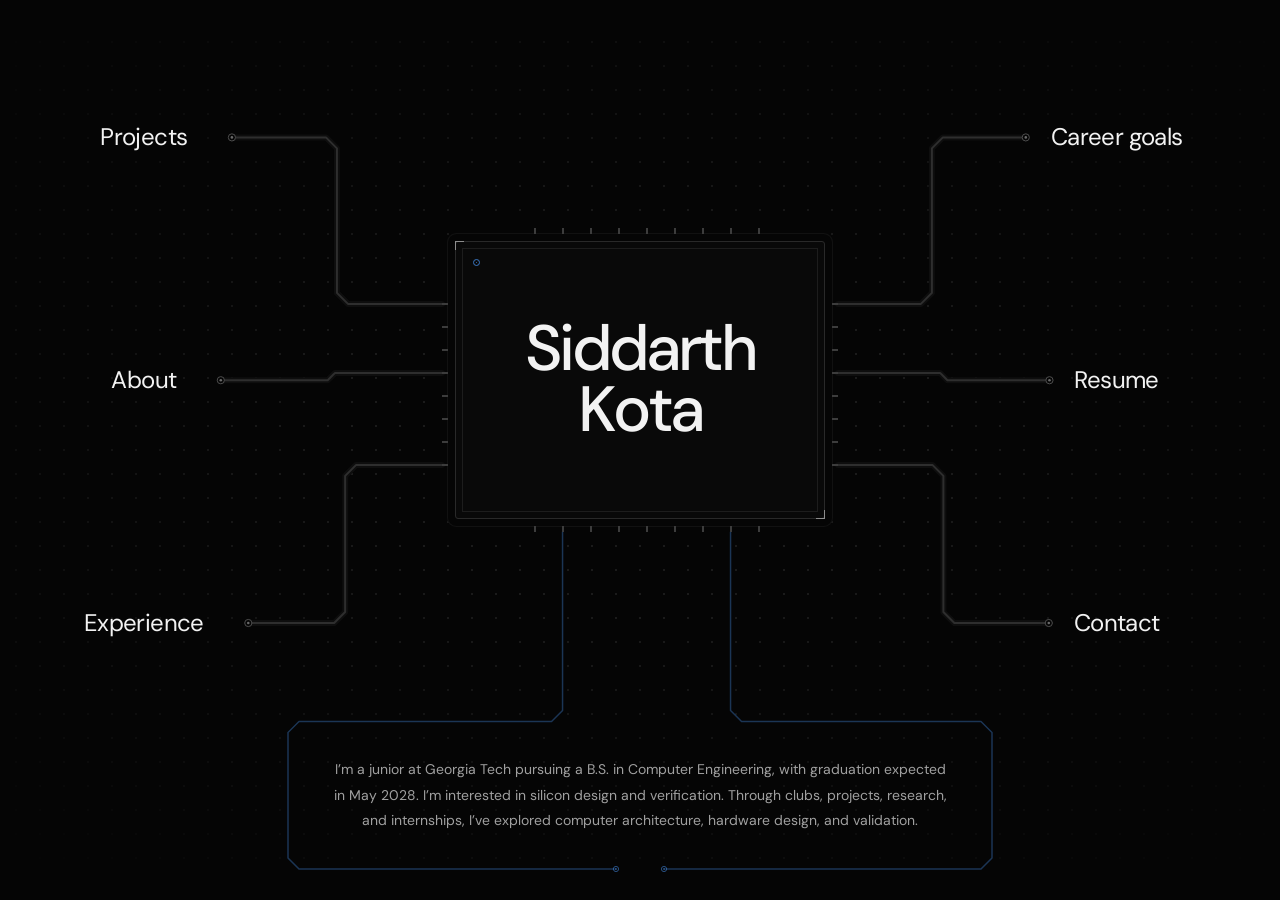
<file: index.html>
<!doctype html>
<html lang="en">
  <head>
    <meta charset="utf-8">
    <meta name="viewport" content="width=device-width, initial-scale=1">
    <meta name="theme-color" content="#050505">
    <script>(function(d){if(window.matchMedia&&matchMedia('(prefers-reduced-motion: reduce)').matches)return;d.classList.add('motion');d.classList.add('intro-pending');setTimeout(function(){if(!d.classList.contains('motion-ready'))d.classList.remove('motion','intro-pending')},2500)})(document.documentElement)</script>
    <title>Computer engineering — Siddarth Kota</title>
    <meta name="description" content="Siddarth Kota, Georgia Tech computer engineering student. RTL design, verification, processors, and AI accelerators.">
    <link rel="icon" href="assets/favicon.svg" type="image/svg+xml">
    <link rel="stylesheet" href="style.css?v=12">
    <script src="app.js?v=12" defer>
    </script>
  </head>
  <body class="home">
    <a class="skip-link" href="#chip-menu">Skip to navigation</a>
    <main class="home-layout" id="home-board">
      <svg id="routing-layer" aria-hidden="true" focusable="false">
        <defs>
          <mask id="trace-clearance" maskUnits="userSpaceOnUse" maskContentUnits="userSpaceOnUse">
            <rect id="trace-mask-base" fill="white"/>
            <g id="trace-cutouts" fill="black"></g>
          </mask>
        </defs>
        <g id="intro-traces" mask="url(#trace-clearance)"></g>
        <g id="route-lines">
        </g>
        <g id="ambient-signals">
        </g>
        <g id="active-signal">
        </g>
      </svg>
      <div class="chip-stage" id="chip-stage">
        <div class="chip-core" id="chip-core">
          <span class="pin-bank pins-top" aria-hidden="true">
          </span>
          <span class="pin-bank pins-bottom" aria-hidden="true">
          </span>
          <span class="pin-bank pins-left" aria-hidden="true">
          </span>
          <span class="pin-bank pins-right" aria-hidden="true">
          </span>
          <span class="pin-one" aria-hidden="true"></span>
          <h1>Siddarth<br>Kota</h1>
        </div>
        <nav id="chip-menu" class="chip-menu" aria-label="Explore my portfolio">
          <a class="port port-work" data-route="work" href="work.html">
            <strong>Projects<span class="port-arrow" aria-hidden="true">↗</span>
            </strong>
          </a>
          <a class="port port-about" data-route="about" href="about.html">
            <strong>About<span class="port-arrow" aria-hidden="true">↗</span>
            </strong>
          </a>
          <a class="port port-experience" data-route="experience" href="experience.html">
            <strong>Experience<span class="port-arrow" aria-hidden="true">↗</span>
            </strong>
          </a>
          <a class="port port-roadmap" data-route="roadmap" href="roadmap.html">
            <strong>Career goals<span class="port-arrow" aria-hidden="true">↗</span>
            </strong>
          </a>
          <a class="port port-resume" data-route="resume" href="resume.html">
            <strong>Resume<span class="port-arrow" aria-hidden="true">↗</span>
            </strong>
          </a>
          <a class="port port-contact" data-route="contact" href="contact.html">
            <strong>Contact<span class="port-arrow" aria-hidden="true">↗</span>
            </strong>
          </a>
        </nav>
        <p id="route-status" class="sr-only" role="status" aria-live="polite">
        </p>
      </div>
      <header class="home-intro" id="home-intro" aria-label="Quick introduction">
        <!-- Edit the paragraph below to update your quick introduction. -->
        <p id="personal-bio">I’m a junior at Georgia Tech pursuing a B.S. in Computer Engineering, with graduation expected in May 2028. I’m interested in silicon design and verification. Through clubs, projects, research, and internships, I’ve explored computer architecture, hardware design, and validation.</p>
      </header>
    </main>
  </body>
</html>
</file>
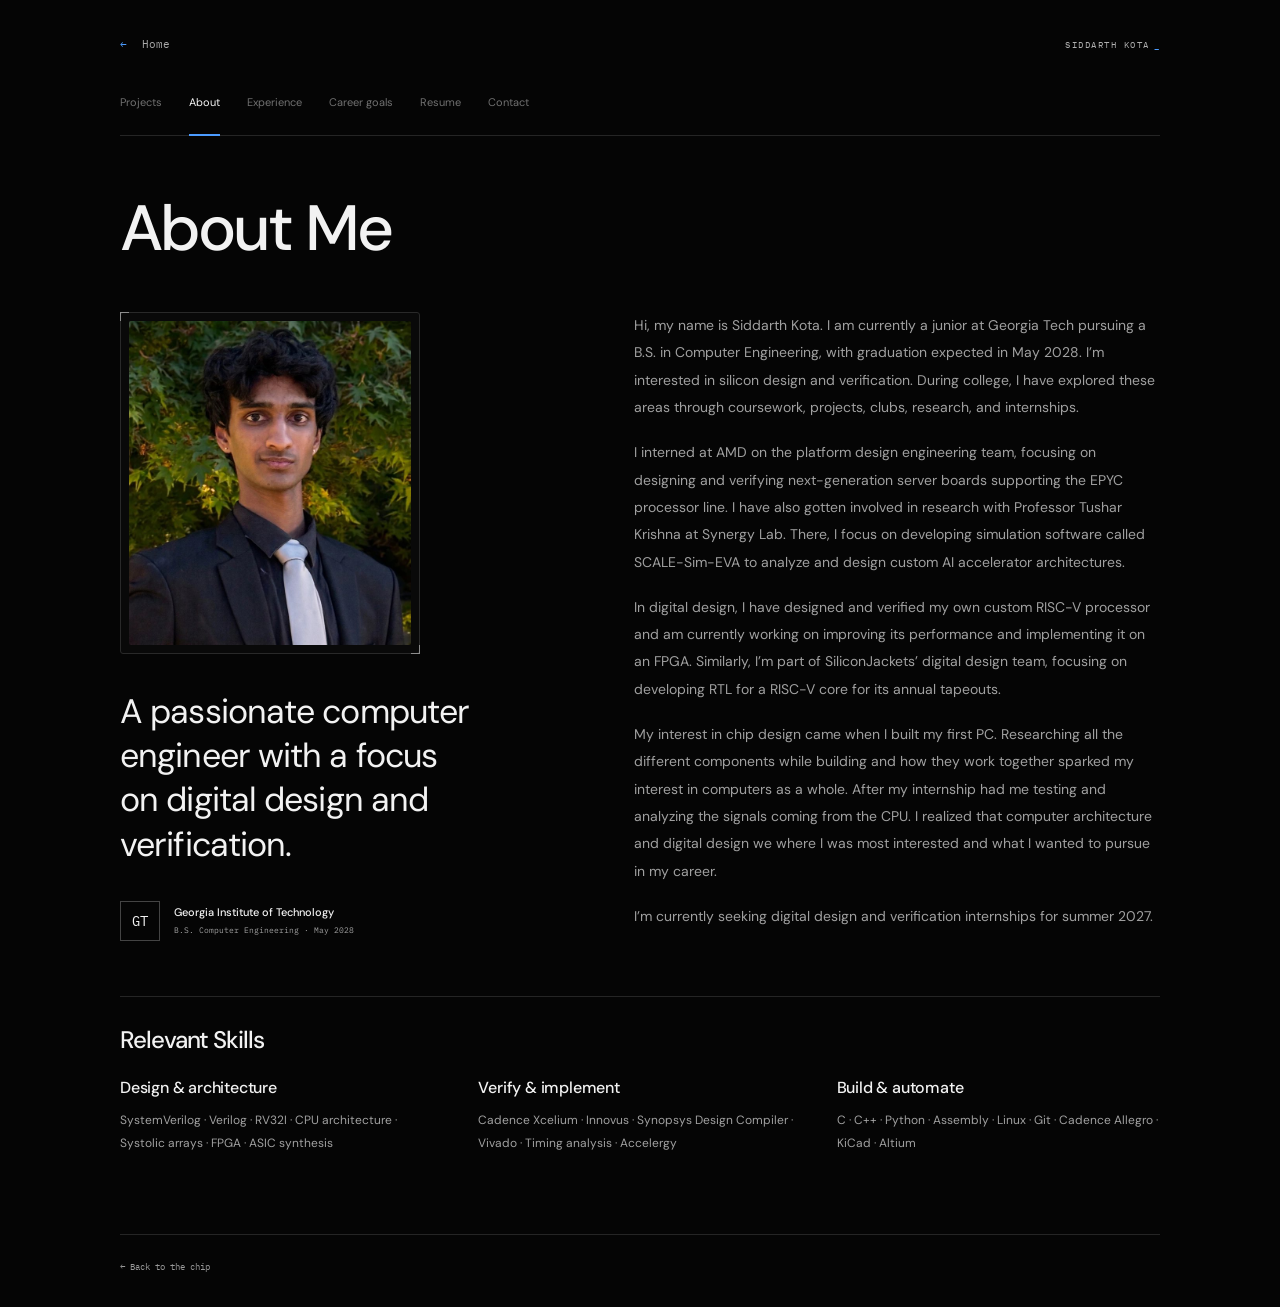
<file: about.html>
<!doctype html>
<html lang="en">
  <head>
    <meta charset="utf-8">
    <meta name="viewport" content="width=device-width, initial-scale=1">
    <meta name="theme-color" content="#050505">
    <script>(function(d){if(window.matchMedia&&matchMedia('(prefers-reduced-motion: reduce)').matches)return;d.classList.add('motion');setTimeout(function(){if(!d.classList.contains('motion-ready'))d.classList.remove('motion','intro-pending')},2500)})(document.documentElement)</script>
    <title>About me — Siddarth Kota</title>
    <meta name="description" content="Siddarth Kota, Georgia Tech computer engineering student. RTL design, verification, processors, and AI accelerators.">
    <link rel="icon" href="assets/favicon.svg" type="image/svg+xml">
    <link rel="stylesheet" href="style.css?v=12">
    <script src="app.js?v=12" defer>
    </script>
  </head>
  <body class="detail-page">
    <a class="skip-link" href="#content">Skip to content</a>
    <header class="detail-header">
      <a class="back-home" href="index.html">
        <span aria-hidden="true">←</span> Home</a>
      <a class="small-name" href="index.html">SIDDARTH KOTA<span aria-hidden="true">_</span>
      </a>
    </header>
    <nav class="detail-nav" aria-label="Portfolio sections">
      <a href="work.html">Projects</a>
      <a href="about.html" aria-current="page">About</a>
      <a href="experience.html">Experience</a>
      <a href="roadmap.html">Career goals</a>
      <a href="resume.html">Resume</a>
      <a href="contact.html">Contact</a>
    </nav>
    <main id="content" class="content-shell">
      <section class="section about-section" id="about" aria-labelledby="about-title">
        <div class="section-heading">
          <div>
            <h1 id="about-title">About Me</h1>
          </div>
        </div>
        <div class="about-grid">
          <div class="about-statement">
            <figure class="portrait">
              <img src="assets/portrait.jpg" width="720" height="827" decoding="async" alt="Portrait of Siddarth Kota in a black suit and silver tie.">
            </figure>
            <p>A passionate computer engineer with a focus on digital design and verification.</p>
            <div class="education-note">
              <span class="mini-chip" aria-hidden="true">GT</span>
              <div>
                <strong>Georgia Institute of Technology</strong>
                <span>B.S. Computer Engineering · May 2028</span>
              </div>
            </div>
          </div>
          <div class="about-copy">
            <p>Hi, my name is Siddarth Kota. I am currently a junior at Georgia Tech pursuing a B.S. in Computer Engineering, with graduation expected in May 2028. I’m interested in silicon design and verification. During college, I have explored these areas through coursework, projects, clubs, research, and internships.</p>
            <p>I interned at AMD on the platform design engineering team, focusing on designing and verifying next-generation server boards supporting the EPYC processor line. I have also gotten involved in research with Professor Tushar Krishna at Synergy Lab. There, I focus on developing simulation software called SCALE-Sim-EVA to analyze and design custom AI accelerator architectures.</p>
            <p>In digital design, I have designed and verified my own custom RISC-V processor and am currently working on improving its performance and implementing it on an FPGA. Similarly, I’m part of SiliconJackets’ digital design team, focusing on developing RTL for a RISC-V core for its annual tapeouts.</p>
            <p>My interest in chip design came when I built my first PC. Researching all the different components while building and how they work together sparked my interest in computers as a whole. After my internship had me testing and analyzing the signals coming from the CPU. I realized that computer architecture and digital design we where I was most interested and what I wanted to pursue in my career.</p>
            <p>I’m currently seeking digital design and verification internships for summer 2027.</p>
          </div>
        </div>
        <div class="skills-row">
          <h2 class="skills-heading">Relevant Skills</h2>
          <div class="skill-groups">
            <div>
              <h3>Design & architecture</h3>
              <p>SystemVerilog · Verilog · RV32I · CPU architecture · Systolic arrays · FPGA · ASIC synthesis</p>
            </div>
            <div>
              <h3>Verify & implement</h3>
              <p>Cadence Xcelium · Innovus · Synopsys Design Compiler · Vivado · Timing analysis · Accelergy</p>
            </div>
            <div>
              <h3>Build & automate</h3>
              <p>C · C++ · Python · Assembly · Linux · Git · Cadence Allegro · KiCad · Altium</p>
            </div>
          </div>
        </div>
      </section>
    </main>
    <footer class="detail-footer">
      <a href="index.html">← Back to the chip</a>
    </footer>
  </body>
</html>
</file>
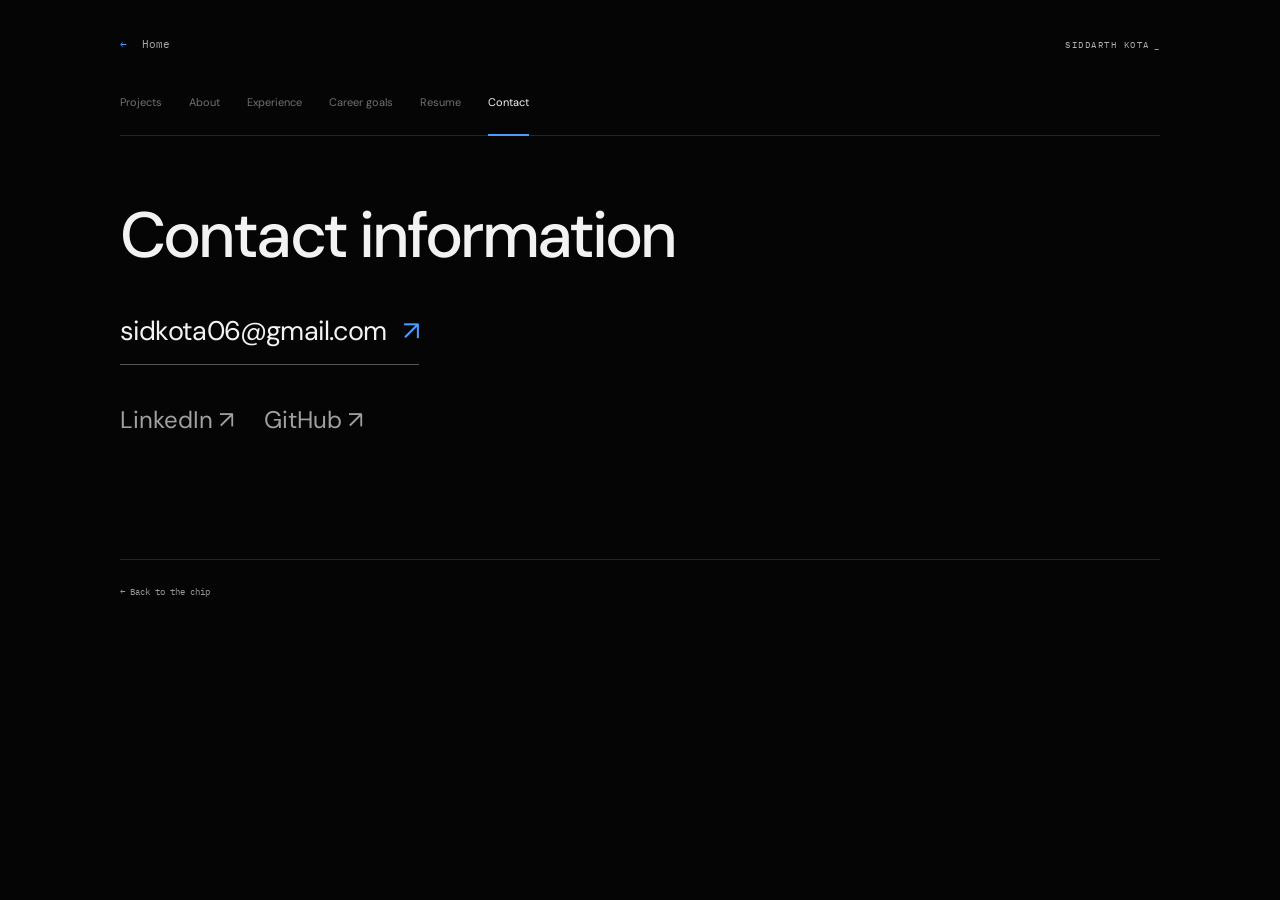
<file: contact.html>
<!doctype html>
<html lang="en">
  <head>
    <meta charset="utf-8">
    <meta name="viewport" content="width=device-width, initial-scale=1">
    <meta name="theme-color" content="#050505">
    <script>(function(d){if(window.matchMedia&&matchMedia('(prefers-reduced-motion: reduce)').matches)return;d.classList.add('motion');setTimeout(function(){if(!d.classList.contains('motion-ready'))d.classList.remove('motion','intro-pending')},2500)})(document.documentElement)</script>
    <title>Contact — Siddarth Kota</title>
    <meta name="description" content="Siddarth Kota, Georgia Tech computer engineering student. RTL design, verification, processors, and AI accelerators.">
    <link rel="icon" href="assets/favicon.svg" type="image/svg+xml">
    <link rel="stylesheet" href="style.css?v=12">
    <script src="app.js?v=12" defer>
    </script>
  </head>
  <body class="detail-page">
    <a class="skip-link" href="#content">Skip to content</a>
    <header class="detail-header">
      <a class="back-home" href="index.html">
        <span aria-hidden="true">←</span> Home</a>
      <a class="small-name" href="index.html">SIDDARTH KOTA<span aria-hidden="true">_</span>
      </a>
    </header>
    <nav class="detail-nav" aria-label="Portfolio sections">
      <a href="work.html">Projects</a>
      <a href="about.html">About</a>
      <a href="experience.html">Experience</a>
      <a href="roadmap.html">Career goals</a>
      <a href="resume.html">Resume</a>
      <a href="contact.html" aria-current="page">Contact</a>
    </nav>
    <main id="content" class="content-shell">
      <section class="section contact-section" id="contact" aria-labelledby="contact-title">
        <h1 id="contact-title">Contact information</h1>
        <a class="contact-email" href="mailto:sidkota06@gmail.com">sidkota06@gmail.com <span aria-hidden="true">↗</span>
        </a>
        <div class="contact-links">
          <a href="https://www.linkedin.com/in/siddarthkota/" target="_blank" rel="noopener">LinkedIn ↗</a>
          <a href="https://github.com/Siddarth-Kota" target="_blank" rel="noopener">GitHub ↗</a>
        </div>
      </section>
    </main>
    <footer class="detail-footer">
      <a href="index.html">← Back to the chip</a>
    </footer>
  </body>
</html>
</file>
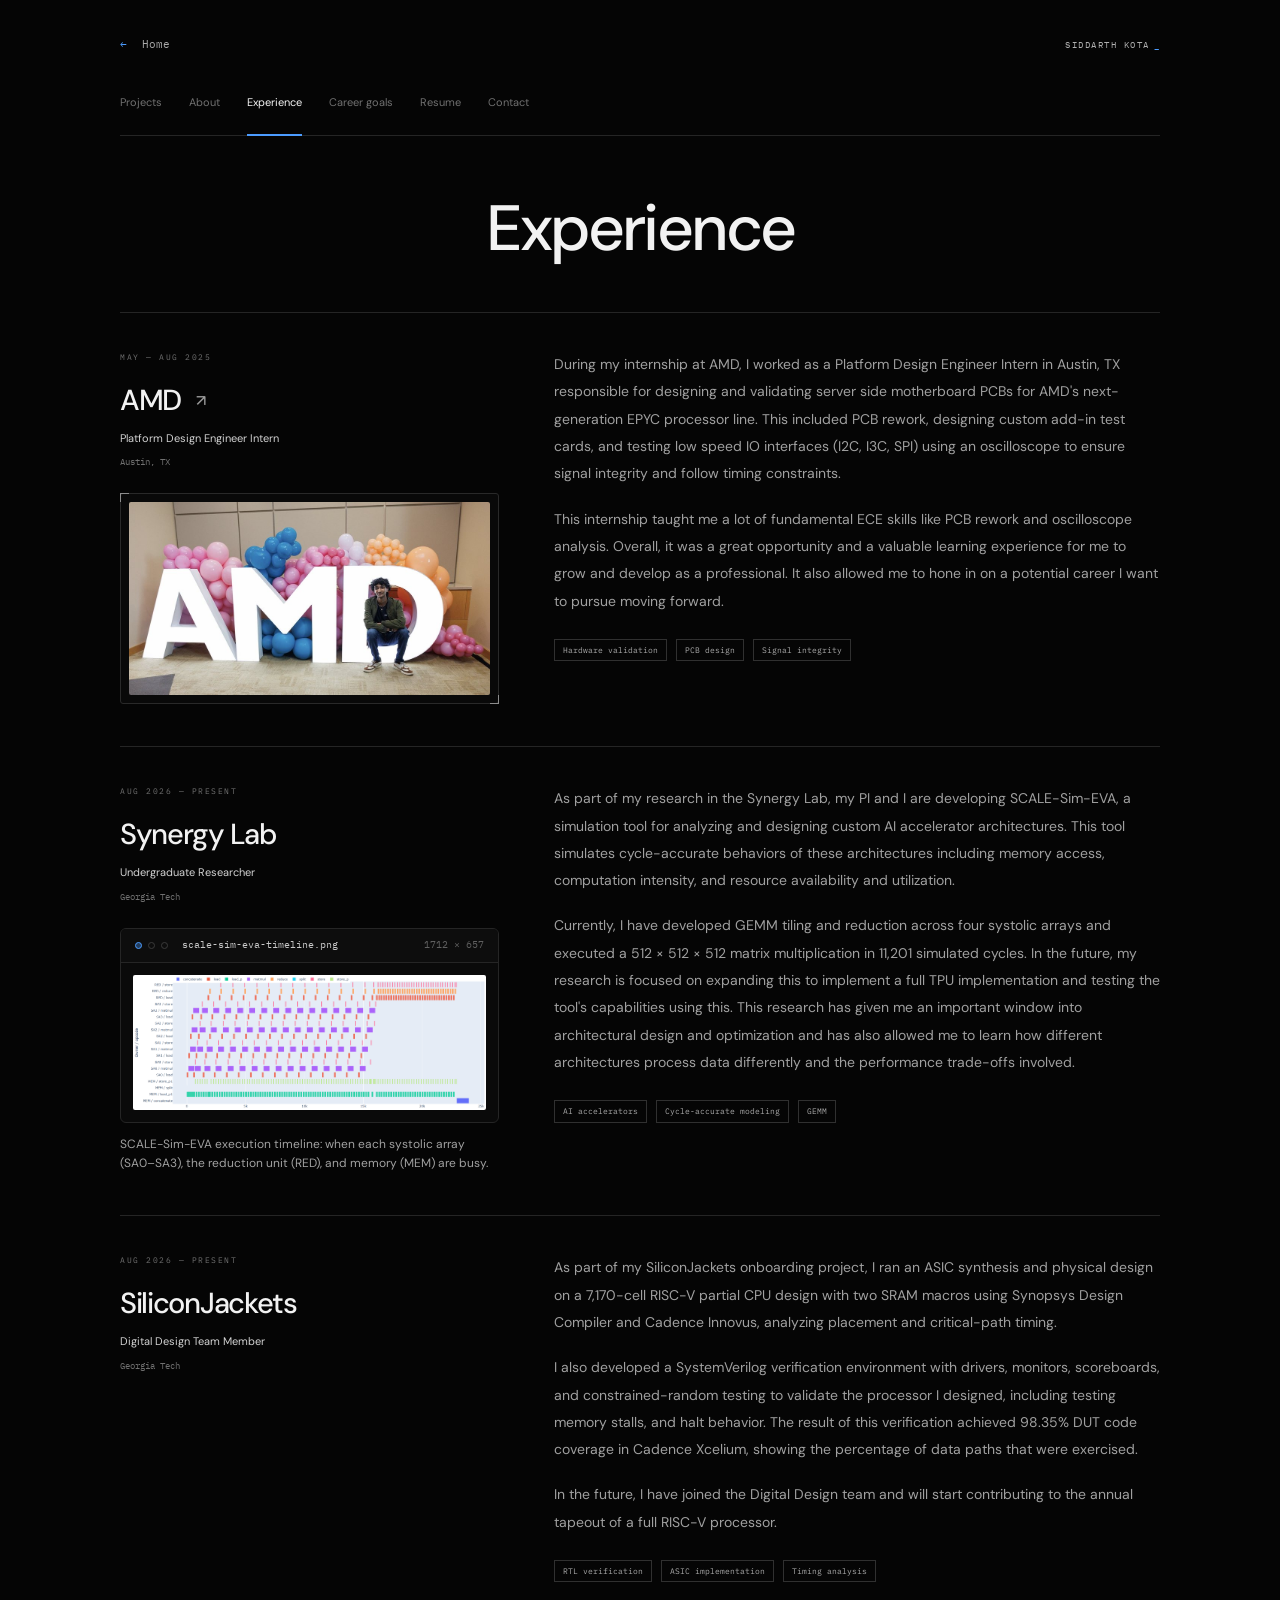
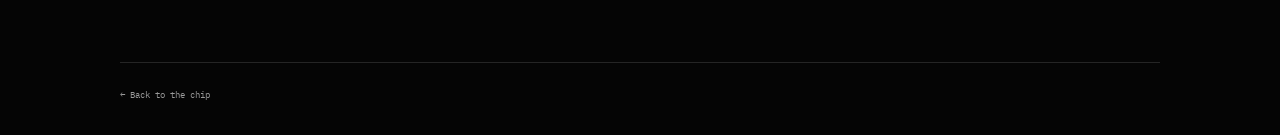
<file: experience.html>
<!doctype html>
<html lang="en">
  <head>
    <meta charset="utf-8">
    <meta name="viewport" content="width=device-width, initial-scale=1">
    <meta name="theme-color" content="#050505">
    <script>(function(d){if(window.matchMedia&&matchMedia('(prefers-reduced-motion: reduce)').matches)return;d.classList.add('motion');setTimeout(function(){if(!d.classList.contains('motion-ready'))d.classList.remove('motion','intro-pending')},2500)})(document.documentElement)</script>
    <title>Experience — Siddarth Kota</title>
    <meta name="description" content="Siddarth Kota, Georgia Tech computer engineering student. RTL design, verification, processors, and AI accelerators.">
    <link rel="icon" href="assets/favicon.svg" type="image/svg+xml">
    <link rel="stylesheet" href="style.css?v=12">
    <script src="app.js?v=12" defer>
    </script>
  </head>
  <body class="detail-page">
    <a class="skip-link" href="#content">Skip to content</a>
    <header class="detail-header">
      <a class="back-home" href="index.html">
        <span aria-hidden="true">←</span> Home</a>
      <a class="small-name" href="index.html">SIDDARTH KOTA<span aria-hidden="true">_</span>
      </a>
    </header>
    <nav class="detail-nav" aria-label="Portfolio sections">
      <a href="work.html">Projects</a>
      <a href="about.html">About</a>
      <a href="experience.html" aria-current="page">Experience</a>
      <a href="roadmap.html">Career goals</a>
      <a href="resume.html">Resume</a>
      <a href="contact.html">Contact</a>
    </nav>
    <main id="content" class="content-shell">
      <section class="section experience-section" id="experience" aria-labelledby="experience-title">
        <header class="section-heading centered-heading">
          <h1 id="experience-title">Experience</h1>
        </header>
        <div class="experience-list">
          <article class="experience-row">
            <div class="experience-identity">
              <p class="mono">MAY — AUG 2025</p>
              <h3>AMD<span class="period">↗</span>
              </h3>
              <p>Platform Design Engineer Intern</p>
              <span class="location">Austin, TX</span>
              <figure class="portrait experience-photo">
                <img src="assets/amd-internship.jpg" width="960" height="513" loading="lazy" decoding="async" alt="Siddarth Kota at AMD in Austin, seated in front of large white AMD letters with balloon decorations.">
              </figure>
            </div>
            <div class="experience-copy">
              <p>During my internship at AMD, I worked as a Platform Design Engineer Intern in Austin, TX responsible for designing and validating server side motherboard PCBs for AMD's next-generation EPYC processor line. This included PCB rework, designing custom add-in test cards, and testing low speed IO interfaces (I2C, I3C, SPI) using an oscilloscope to ensure signal integrity and follow timing constraints.</p>
              <p>This internship taught me a lot of fundamental ECE skills like PCB rework and oscilloscope analysis. Overall, it was a great opportunity and a valuable learning experience for me to grow and develop as a professional. It also allowed me to hone in on a potential career I want to pursue moving forward.</p>
              <div class="tags">
                <span>Hardware validation</span>
                <span>PCB design</span>
                <span>Signal integrity</span>
              </div>
            </div>
          </article>
          <article class="experience-row">
            <div class="experience-identity">
              <p class="mono">AUG 2026 — PRESENT</p>
              <h3>Synergy Lab</h3>
              <p>Undergraduate Researcher</p>
              <span class="location">Georgia Tech</span>
              <figure class="project-figure experience-figure" aria-labelledby="scale-sim-caption">
                <div class="project-image-frame">
                  <div class="window-bar" aria-hidden="true">
                    <span class="window-lights"><i></i><i></i><i></i></span>
                    <span class="window-name">scale-sim-eva-timeline.png</span>
                    <span class="window-size">1712 × 657</span>
                  </div>
                  <img src="assets/scale-sim-eva-timeline.png" width="1712" height="657" loading="lazy" decoding="async" alt="SCALE-Sim-EVA execution timeline with one row per unit and operation: four systolic arrays (SA0 to SA3) repeating load, matmul, and store; a reduction unit (RED) running load, reduce, and store; and memory (MEM) streaming loads and stores, ending in a concatenate step.">
                </div>
                <figcaption id="scale-sim-caption">
                  <span>SCALE-Sim-EVA execution timeline: when each systolic array (SA0–SA3), the reduction unit (RED), and memory (MEM) are busy.</span>
                </figcaption>
              </figure>
            </div>
            <div class="experience-copy">
              <p>As part of my research in the Synergy Lab, my PI and I are developing SCALE-Sim-EVA, a simulation tool for analyzing and designing custom AI accelerator architectures. This tool simulates cycle-accurate behaviors of these architectures including memory access, computation intensity, and resource availability and utilization.</p>
              <p>Currently, I have developed GEMM tiling and reduction across four systolic arrays and executed a 512 × 512 × 512 matrix multiplication in 11,201 simulated cycles. In the future, my research is focused on expanding this to implement a full TPU implementation and testing the tool's capabilities using this. This research has given me an important window into architectural design and optimization and has also allowed me to learn how different architectures process data differently and the performance trade-offs involved.</p>
              <div class="tags">
                <span>AI accelerators</span>
                <span>Cycle-accurate modeling</span>
                <span>GEMM</span>
              </div>
            </div>
          </article>
          <article class="experience-row">
            <div class="experience-identity">
              <p class="mono">AUG 2026 — PRESENT</p>
              <h3>SiliconJackets</h3>
              <p>Digital Design Team Member</p>
              <span class="location">Georgia Tech</span>
            </div>
            <div class="experience-copy">
              <p>As part of my SiliconJackets onboarding project, I ran an ASIC synthesis and physical design on a 7,170-cell RISC-V partial CPU design with two SRAM macros using Synopsys Design Compiler and Cadence Innovus, analyzing placement and critical-path timing.</p>
              <p>I also developed a SystemVerilog verification environment with drivers, monitors, scoreboards, and constrained-random testing to validate the processor I designed, including testing memory stalls, and halt behavior. The result of this verification achieved 98.35% DUT code coverage in Cadence Xcelium, showing the percentage of data paths that were exercised.</p>
              <p>In the future, I have joined the Digital Design team and will start contributing to the annual tapeout of a full RISC-V processor.</p>
              <div class="tags">
                <span>RTL verification</span>
                <span>ASIC implementation</span>
                <span>Timing analysis</span>
              </div>
            </div>
          </article>
        </div>
      </section>
    </main>
    <footer class="detail-footer">
      <a href="index.html">← Back to the chip</a>
    </footer>
  </body>
</html>
</file>
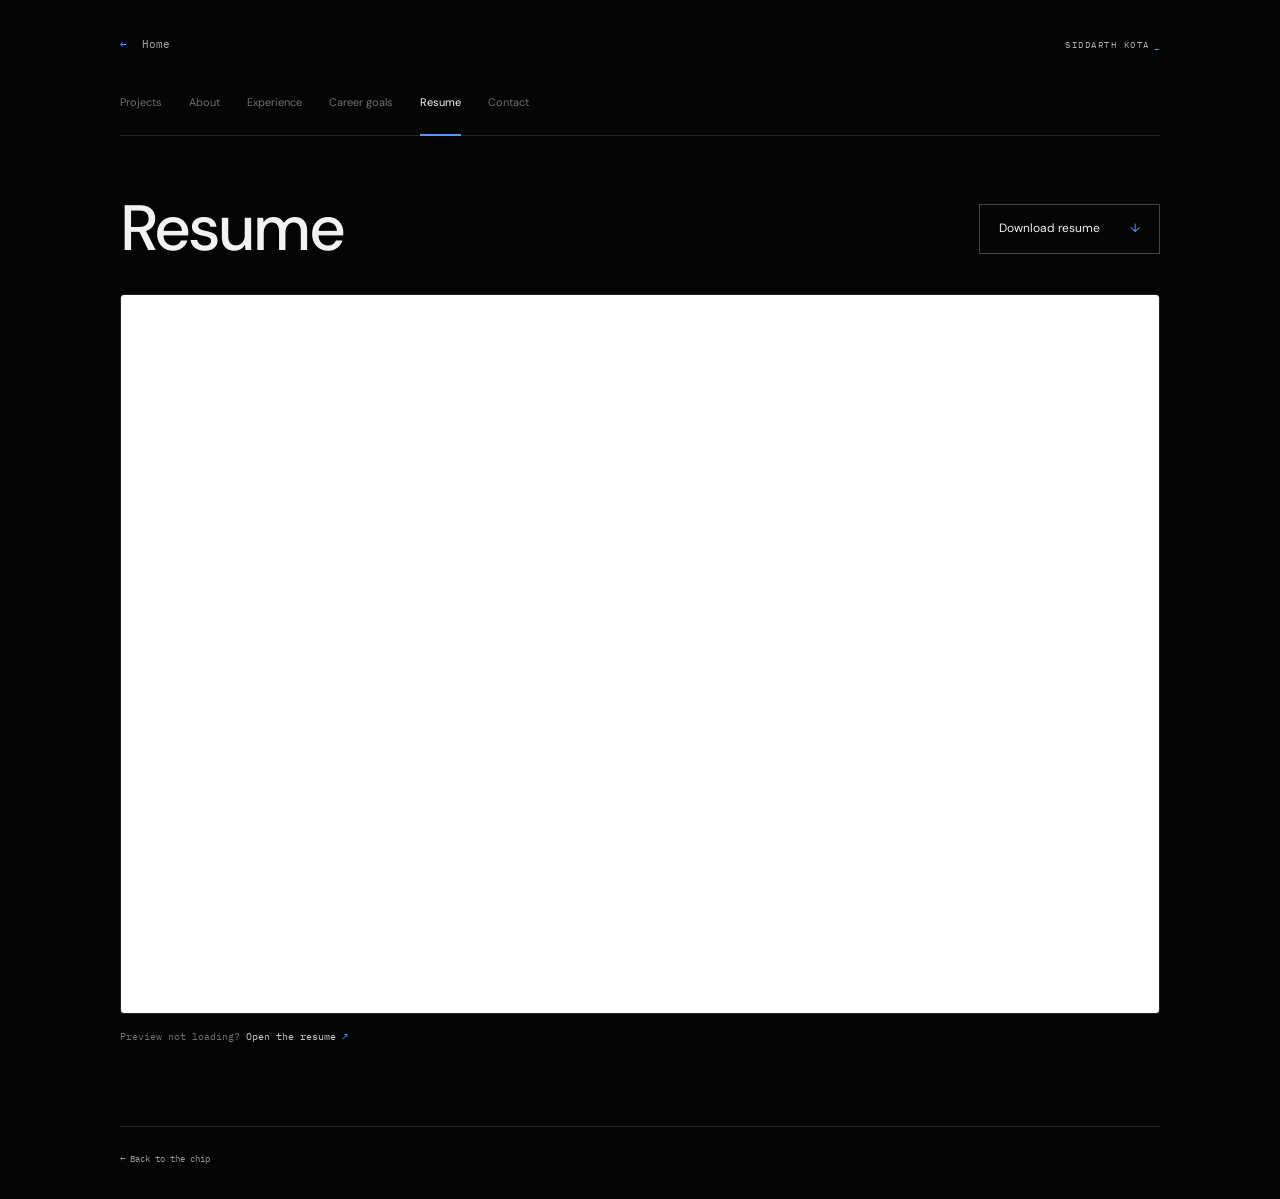
<file: resume.html>
<!doctype html>
<html lang="en">
  <head>
    <meta charset="utf-8">
    <meta name="viewport" content="width=device-width, initial-scale=1">
    <meta name="theme-color" content="#050505">
    <script>(function(d){if(window.matchMedia&&matchMedia('(prefers-reduced-motion: reduce)').matches)return;d.classList.add('motion');setTimeout(function(){if(!d.classList.contains('motion-ready'))d.classList.remove('motion','intro-pending')},2500)})(document.documentElement)</script>
    <title>Resume — Siddarth Kota</title>
    <meta name="description" content="Siddarth Kota, Georgia Tech computer engineering student. RTL design, verification, processors, and AI accelerators.">
    <link rel="icon" href="assets/favicon.svg" type="image/svg+xml">
    <link rel="stylesheet" href="style.css?v=12">
    <script src="app.js?v=12" defer>
    </script>
  </head>
  <body class="detail-page">
    <a class="skip-link" href="#content">Skip to content</a>
    <header class="detail-header">
      <a class="back-home" href="index.html">
        <span aria-hidden="true">←</span> Home</a>
      <a class="small-name" href="index.html">SIDDARTH KOTA<span aria-hidden="true">_</span>
      </a>
    </header>
    <nav class="detail-nav" aria-label="Portfolio sections">
      <a href="work.html">Projects</a>
      <a href="about.html">About</a>
      <a href="experience.html">Experience</a>
      <a href="roadmap.html">Career goals</a>
      <a href="resume.html" aria-current="page">Resume</a>
      <a href="contact.html">Contact</a>
    </nav>
    <main id="content" class="content-shell">
      <section class="section resume-section" id="resume" aria-labelledby="resume-title">
        <header class="resume-heading">
          <h1 id="resume-title">Resume</h1>
          <a class="button secondary" href="https://drive.google.com/uc?export=download&amp;id=1lxt5rjPqvffxEFpEQm8LG5hNikyxF8lz">Download resume <span aria-hidden="true">↓</span>
          </a>
        </header>
        <iframe class="resume-preview" src="https://drive.google.com/file/d/1lxt5rjPqvffxEFpEQm8LG5hNikyxF8lz/preview" title="Siddarth Kota’s resume" loading="lazy" allow="autoplay"></iframe>
        <p class="resume-fallback">Preview not loading? <a href="https://drive.google.com/file/d/1lxt5rjPqvffxEFpEQm8LG5hNikyxF8lz/view" target="_blank" rel="noopener">Open the resume <span aria-hidden="true">↗</span></a></p>
      </section>
    </main>
    <footer class="detail-footer">
      <a href="index.html">← Back to the chip</a>
    </footer>
  </body>
</html>
</file>
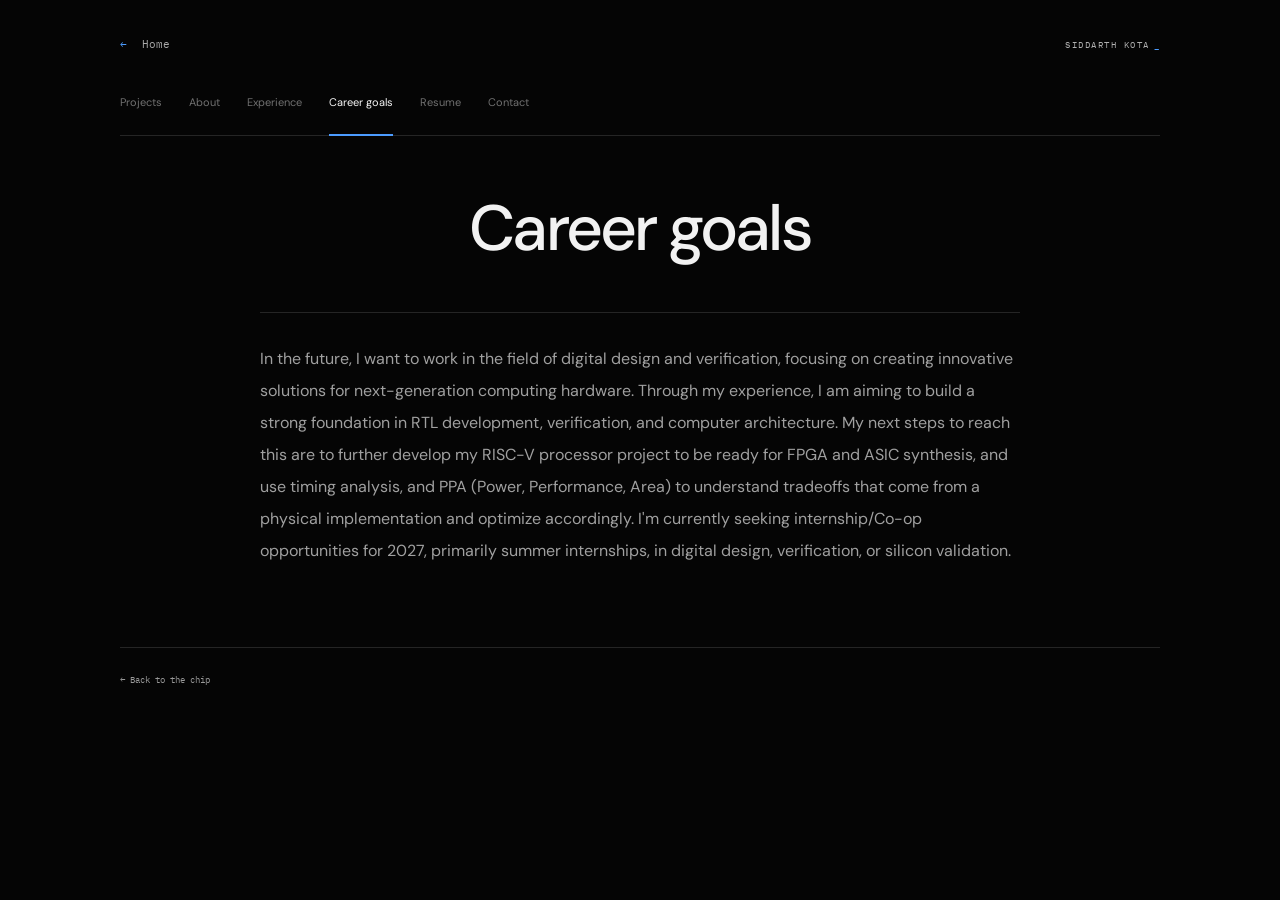
<file: roadmap.html>
<!doctype html>
<html lang="en">
  <head>
    <meta charset="utf-8">
    <meta name="viewport" content="width=device-width, initial-scale=1">
    <meta name="theme-color" content="#050505">
    <script>(function(d){if(window.matchMedia&&matchMedia('(prefers-reduced-motion: reduce)').matches)return;d.classList.add('motion');setTimeout(function(){if(!d.classList.contains('motion-ready'))d.classList.remove('motion','intro-pending')},2500)})(document.documentElement)</script>
    <title>Career goals — Siddarth Kota</title>
    <meta name="description" content="Siddarth Kota, Georgia Tech computer engineering student. RTL design, verification, processors, and AI accelerators.">
    <link rel="icon" href="assets/favicon.svg" type="image/svg+xml">
    <link rel="stylesheet" href="style.css?v=12">
    <script src="app.js?v=12" defer>
    </script>
  </head>
  <body class="detail-page">
    <a class="skip-link" href="#content">Skip to content</a>
    <header class="detail-header">
      <a class="back-home" href="index.html">
        <span aria-hidden="true">←</span> Home</a>
      <a class="small-name" href="index.html">SIDDARTH KOTA<span aria-hidden="true">_</span>
      </a>
    </header>
    <nav class="detail-nav" aria-label="Portfolio sections">
      <a href="work.html">Projects</a>
      <a href="about.html">About</a>
      <a href="experience.html">Experience</a>
      <a href="roadmap.html" aria-current="page">Career goals</a>
      <a href="resume.html">Resume</a>
      <a href="contact.html">Contact</a>
    </nav>
    <main id="content" class="content-shell">
      <section class="section roadmap-section" id="roadmap" aria-labelledby="roadmap-title">
        <header class="section-heading centered-heading">
          <h1 id="roadmap-title">Career goals</h1>
        </header>
        <div class="career-copy">
          <p>In the future, I want to work in the field of digital design and verification, focusing on creating innovative solutions for next-generation computing hardware. Through my experience, I am aiming to build a strong foundation in RTL development, verification, and computer architecture. My next steps to reach this are to further develop my RISC-V processor project to be ready for FPGA and ASIC synthesis, and use timing analysis, and PPA (Power, Performance, Area) to understand tradeoffs that come from a physical implementation and optimize accordingly. I'm currently seeking internship/Co-op opportunities for 2027, primarily summer internships, in digital design, verification, or silicon validation.</p>
        </div>
      </section>
    </main>
    <footer class="detail-footer">
      <a href="index.html">← Back to the chip</a>
    </footer>
  </body>
</html>
</file>
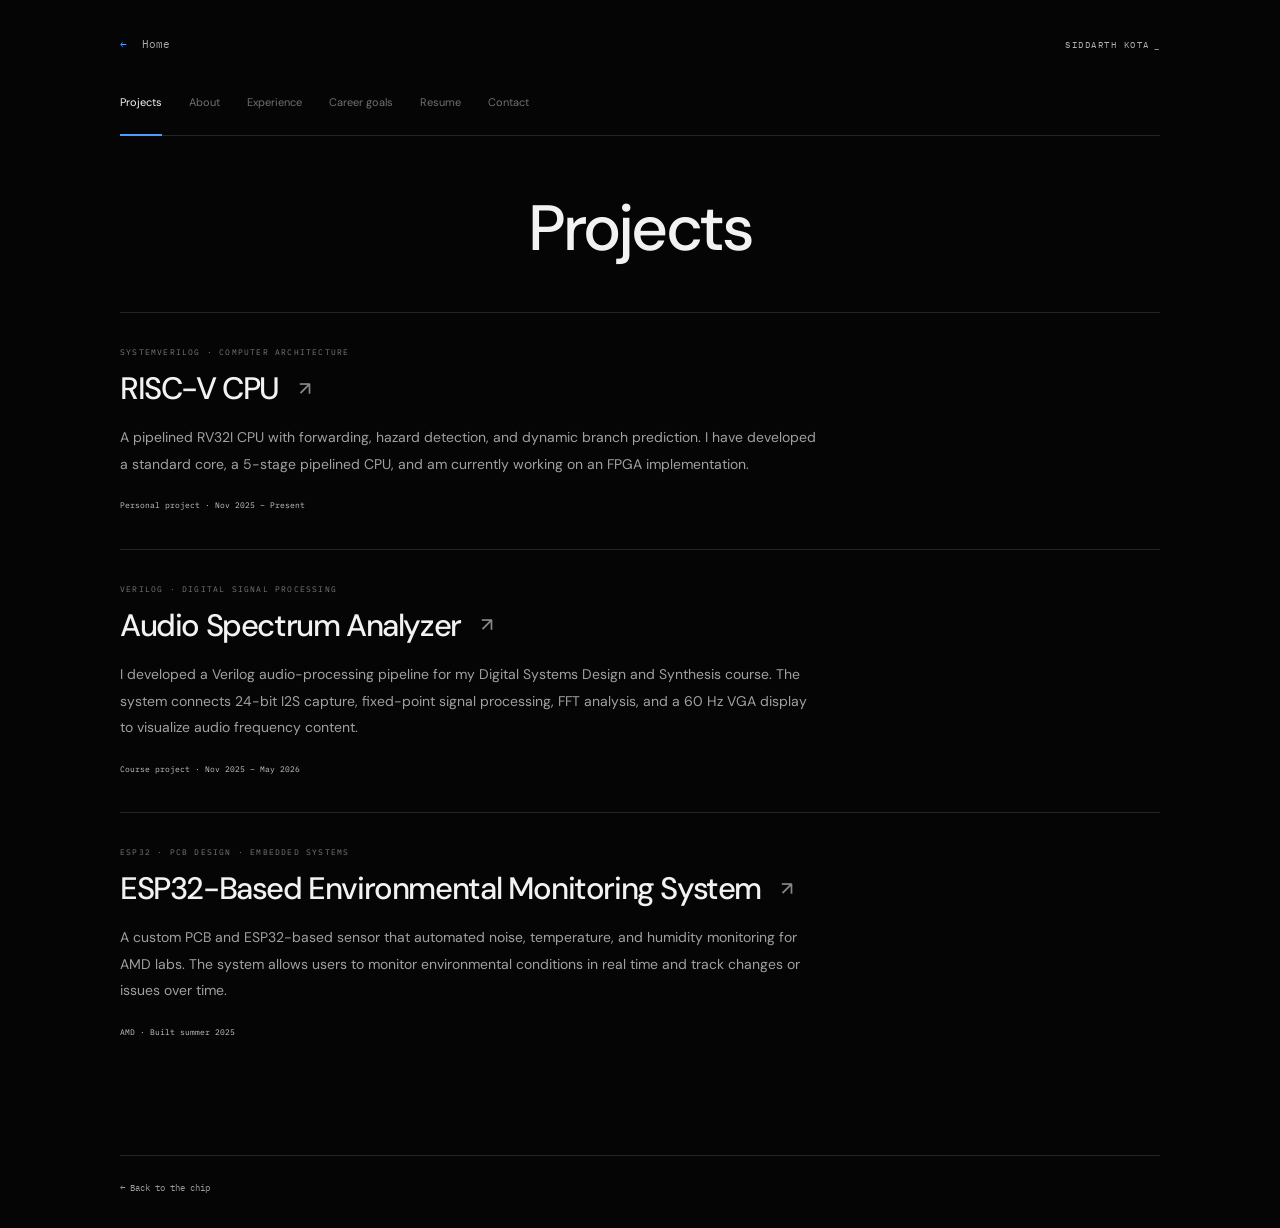
<file: work.html>
<!doctype html>
<html lang="en">
  <head>
    <meta charset="utf-8">
    <meta name="viewport" content="width=device-width, initial-scale=1">
    <meta name="theme-color" content="#050505">
    <script>(function(d){if(window.matchMedia&&matchMedia('(prefers-reduced-motion: reduce)').matches)return;d.classList.add('motion');setTimeout(function(){if(!d.classList.contains('motion-ready'))d.classList.remove('motion','intro-pending')},2500)})(document.documentElement)</script>
    <title>Selected Projects — Siddarth Kota</title>
    <meta name="description" content="Siddarth Kota, Georgia Tech computer engineering student. RTL design, verification, processors, and AI accelerators.">
    <link rel="icon" href="assets/favicon.svg" type="image/svg+xml">
    <link rel="stylesheet" href="style.css?v=12">
    <script src="app.js?v=12" defer>
    </script>
  </head>
  <body class="detail-page">
    <a class="skip-link" href="#content">Skip to content</a>
    <header class="detail-header">
      <a class="back-home" href="index.html">
        <span aria-hidden="true">←</span> Home</a>
      <a class="small-name" href="index.html">SIDDARTH KOTA<span aria-hidden="true">_</span>
      </a>
    </header>
    <nav class="detail-nav" aria-label="Portfolio sections">
      <a href="work.html" aria-current="page">Projects</a>
      <a href="about.html">About</a>
      <a href="experience.html">Experience</a>
      <a href="roadmap.html">Career goals</a>
      <a href="resume.html">Resume</a>
      <a href="contact.html">Contact</a>
    </nav>
    <main id="content" class="content-shell">
      <section class="section work-section" id="work" aria-labelledby="work-title">
        <header class="section-heading centered-heading">
          <h1 id="work-title">Projects</h1>
        </header>
        <div class="project-grid">
          <a class="project-card featured" href="projects/riscv.html">
            <div class="project-body">
              <p class="project-meta">SYSTEMVERILOG · COMPUTER ARCHITECTURE</p>
              <h3>RISC-V CPU<span aria-hidden="true">↗</span>
              </h3>
              <p>A pipelined RV32I CPU with forwarding, hazard detection, and dynamic branch prediction. I have developed a standard core, a 5-stage pipelined CPU, and am currently working on an FPGA implementation.</p>
              <div class="project-footer">
                <span>Personal project · Nov 2025 – Present</span>
              </div>
            </div>
          </a>
          <a class="project-card" href="projects/audio.html">
            <div class="project-body">
              <p class="project-meta">VERILOG · DIGITAL SIGNAL PROCESSING</p>
              <h3>Audio Spectrum Analyzer<span aria-hidden="true">↗</span>
              </h3>
              <p>I developed a Verilog audio-processing pipeline for my Digital Systems Design and Synthesis course. The system connects 24-bit I2S capture, fixed-point signal processing, FFT analysis, and a 60 Hz VGA display to visualize audio frequency content.</p>
              <div class="project-footer">
                <span>Course project · Nov 2025 – May 2026</span>
              </div>
            </div>
          </a>
          <a class="project-card" href="projects/sensor.html">
            <div class="project-body">
              <p class="project-meta">ESP32 · PCB DESIGN · EMBEDDED SYSTEMS</p>
              <h3>ESP32-Based Environmental Monitoring System<span aria-hidden="true">↗</span>
              </h3>
              <p>A custom PCB and ESP32-based sensor that automated noise, temperature, and humidity monitoring for AMD labs. The system allows users to monitor environmental conditions in real time and track changes or issues over time.</p>
              <div class="project-footer">
                <span>AMD · Built summer 2025</span>
              </div>
            </div>
          </a>
        </div>
      </section>
    </main>
    <footer class="detail-footer">
      <a href="index.html">← Back to the chip</a>
    </footer>
  </body>
</html>
</file>
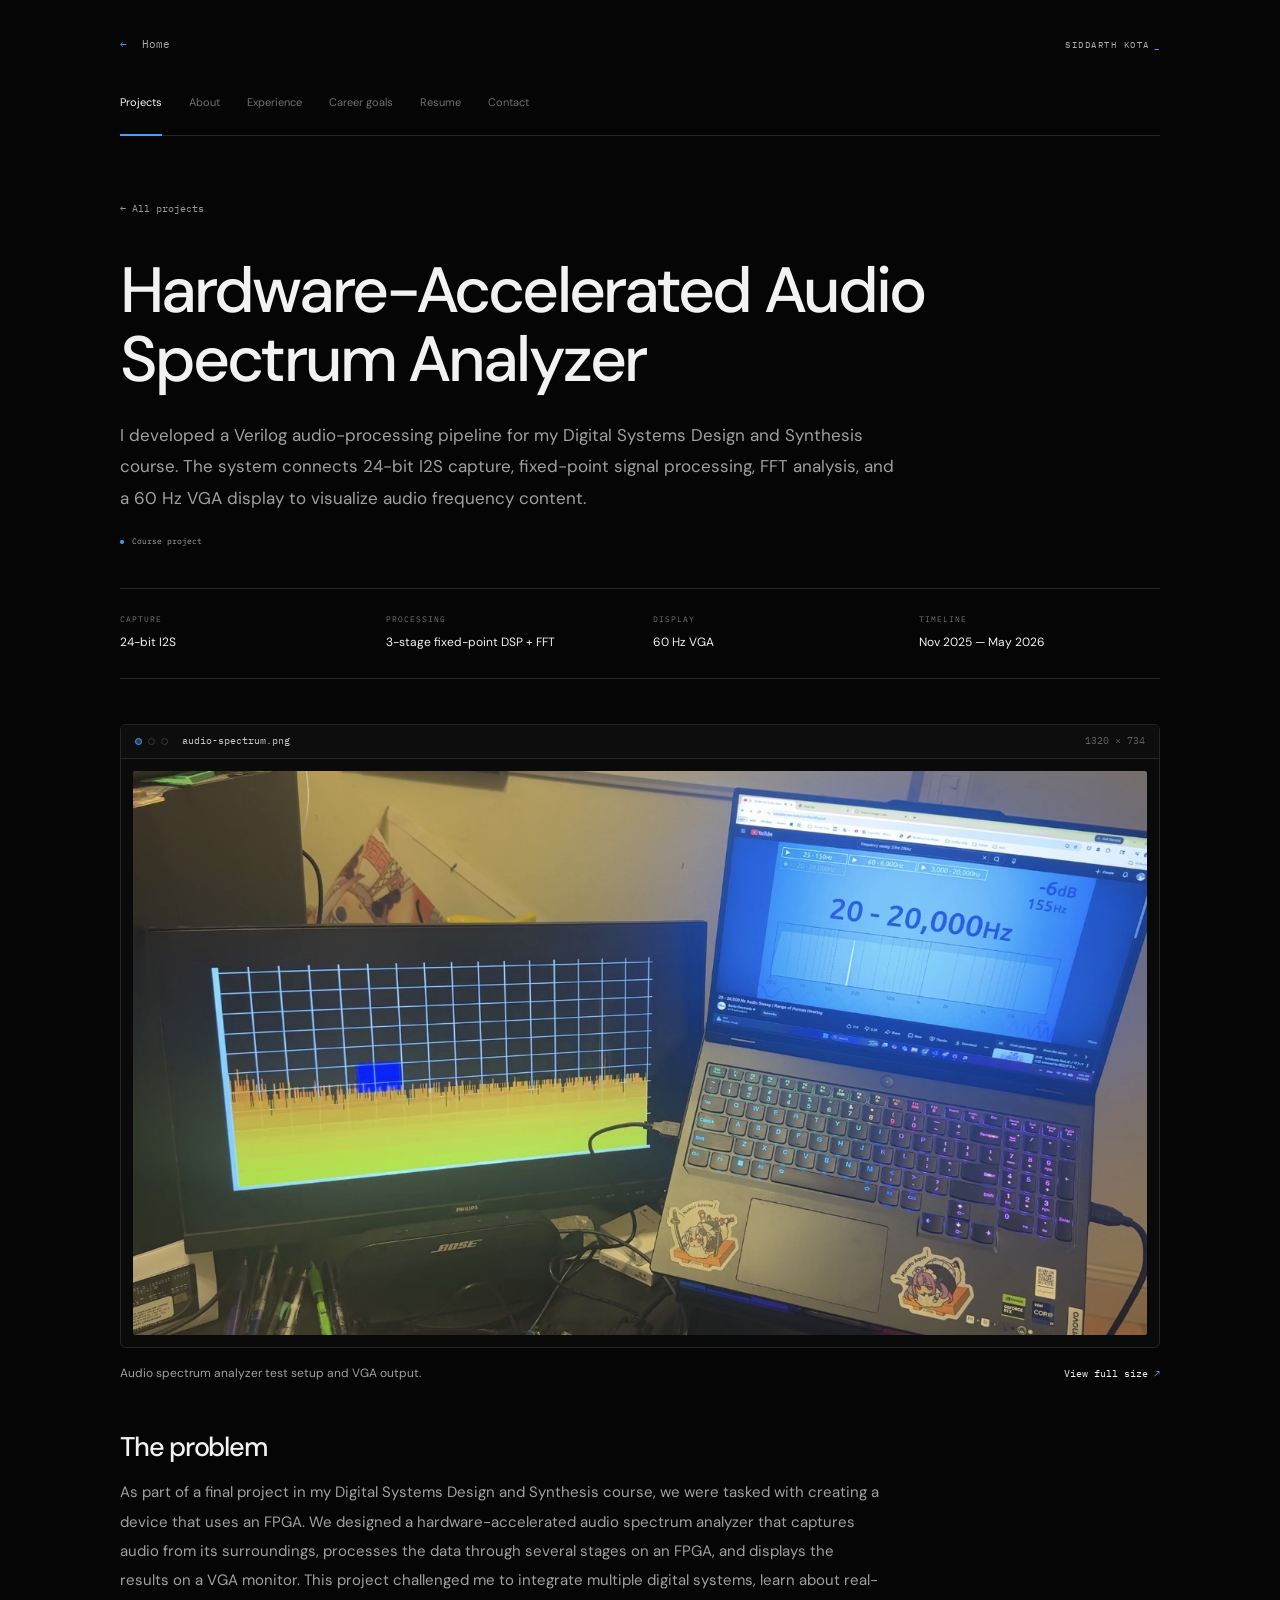
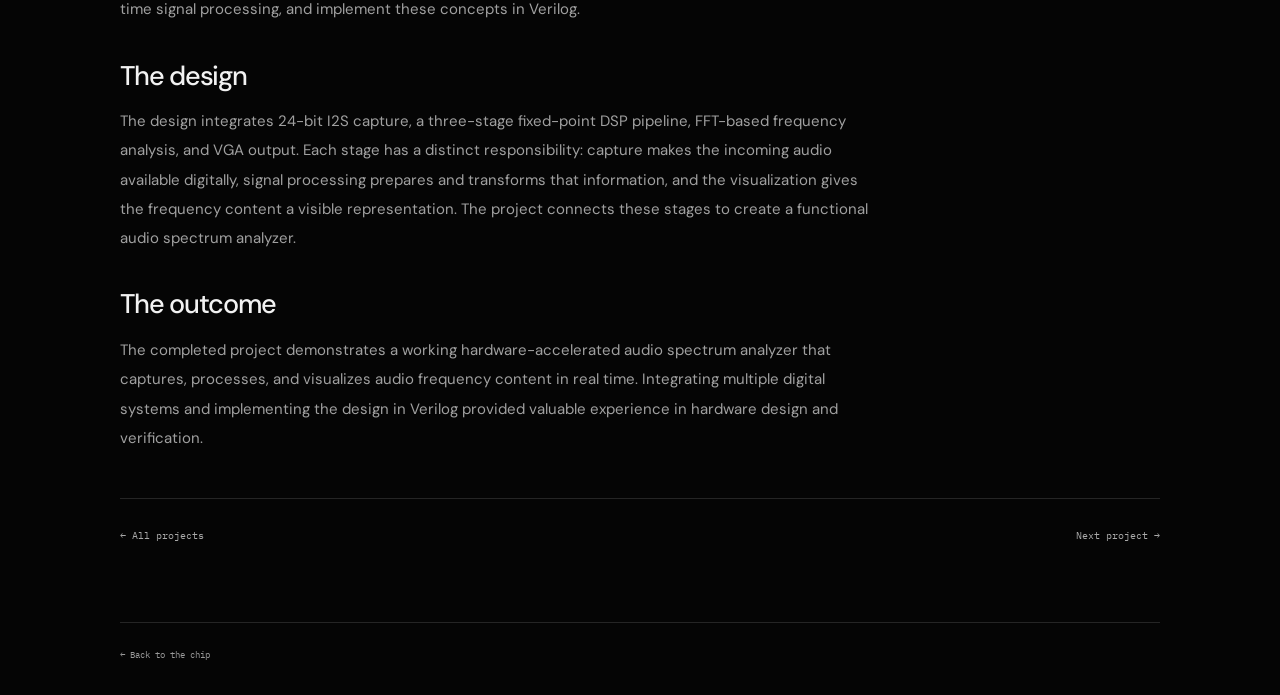
<file: projects/audio.html>
<!doctype html>
<html lang="en">
  <head>
    <meta charset="utf-8">
    <meta name="viewport" content="width=device-width, initial-scale=1">
    <meta name="theme-color" content="#050505">
    <script>(function(d){if(window.matchMedia&&matchMedia('(prefers-reduced-motion: reduce)').matches)return;d.classList.add('motion');setTimeout(function(){if(!d.classList.contains('motion-ready'))d.classList.remove('motion','intro-pending')},2500)})(document.documentElement)</script>
    <title>Hardware-accelerated audio spectrum analyzer — Siddarth Kota</title>
    <meta name="description" content="Siddarth Kota, Georgia Tech computer engineering student. RTL design, verification, processors, and AI accelerators.">
    <link rel="icon" href="../assets/favicon.svg" type="image/svg+xml">
    <link rel="stylesheet" href="../style.css?v=12">
    <script src="../app.js?v=12" defer>
    </script>
  </head>
  <body class="detail-page">
    <a class="skip-link" href="#content">Skip to content</a>
    <header class="detail-header">
      <a class="back-home" href="../index.html">
        <span aria-hidden="true">←</span> Home</a>
      <a class="small-name" href="../index.html">SIDDARTH KOTA<span aria-hidden="true">_</span>
      </a>
    </header>
    <nav class="detail-nav" aria-label="Portfolio sections">
      <a href="../work.html" aria-current="page">Projects</a>
      <a href="../about.html">About</a>
      <a href="../experience.html">Experience</a>
      <a href="../roadmap.html">Career goals</a>
      <a href="../resume.html">Resume</a>
      <a href="../contact.html">Contact</a>
    </nav>
    <main id="content" class="content-shell">
      <article class="case-study">
        <a class="back-link" href="../work.html">← All projects</a>
        <header class="project-heading">
          <h1>Hardware-Accelerated Audio Spectrum Analyzer</h1>
          <p class="lede">I developed a Verilog audio-processing pipeline for my Digital Systems Design and Synthesis course. The system connects 24-bit I2S capture, fixed-point signal processing, FFT analysis, and a 60 Hz VGA display to visualize audio frequency content.</p>
          <span class="text-status">Course project</span>
        </header>
        <dl class="project-facts">
          <div>
            <dt>CAPTURE</dt>
            <dd>24-bit I2S</dd>
          </div>
          <div>
            <dt>PROCESSING</dt>
            <dd>3-stage fixed-point DSP + FFT</dd>
          </div>
          <div>
            <dt>DISPLAY</dt>
            <dd>60 Hz VGA</dd>
          </div>
          <div>
            <dt>TIMELINE</dt>
            <dd>Nov 2025 — May 2026</dd>
          </div>
        </dl>
        <figure class="project-figure" aria-labelledby="audio-image-caption">
          <div class="project-image-frame">
            <div class="window-bar" aria-hidden="true">
              <span class="window-lights"><i></i><i></i><i></i></span>
              <span class="window-name">audio-spectrum.png</span>
              <span class="window-size">1320 × 734</span>
            </div>
            <img src="../assets/audio-spectrum.png" width="1320" height="734" loading="lazy" decoding="async" alt="Audio spectrum display on an external monitor beside a laptop running an audio frequency sweep.">
          </div>
          <figcaption id="audio-image-caption">
            <span>Audio spectrum analyzer test setup and VGA output.</span>
            <a href="../assets/audio-spectrum.png" target="_blank" rel="noopener">View full size <span aria-hidden="true">↗</span></a>
          </figcaption>
        </figure>
        <div class="case-copy">
          <section>
            <h2>The problem</h2>
            <p>As part of a final project in my Digital Systems Design and Synthesis course, we were tasked with creating a device that uses an FPGA. We designed a hardware-accelerated audio spectrum analyzer that captures audio from its surroundings, processes the data through several stages on an FPGA, and displays the results on a VGA monitor. This project challenged me to integrate multiple digital systems, learn about real-time signal processing, and implement these concepts in Verilog.</p>
          </section>
          <section>
            <h2>The design</h2>
            <p>The design integrates 24-bit I2S capture, a three-stage fixed-point DSP pipeline, FFT-based frequency analysis, and VGA output. Each stage has a distinct responsibility: capture makes the incoming audio available digitally, signal processing prepares and transforms that information, and the visualization gives the frequency content a visible representation. The project connects these stages to create a functional audio spectrum analyzer.</p>
          </section>
          <section>
            <h2>The outcome</h2>
            <p>The completed project demonstrates a working hardware-accelerated audio spectrum analyzer that captures, processes, and visualizes audio frequency content in real time. Integrating multiple digital systems and implementing the design in Verilog provided valuable experience in hardware design and verification.</p>
          </section>
        </div>
        <div class="case-next">
          <a href="../work.html">← All projects</a>
          <a href="sensor.html">Next project →</a>
        </div>
      </article>
    </main>
    <footer class="detail-footer">
      <a href="../index.html">← Back to the chip</a>
    </footer>
  </body>
</html>
</file>
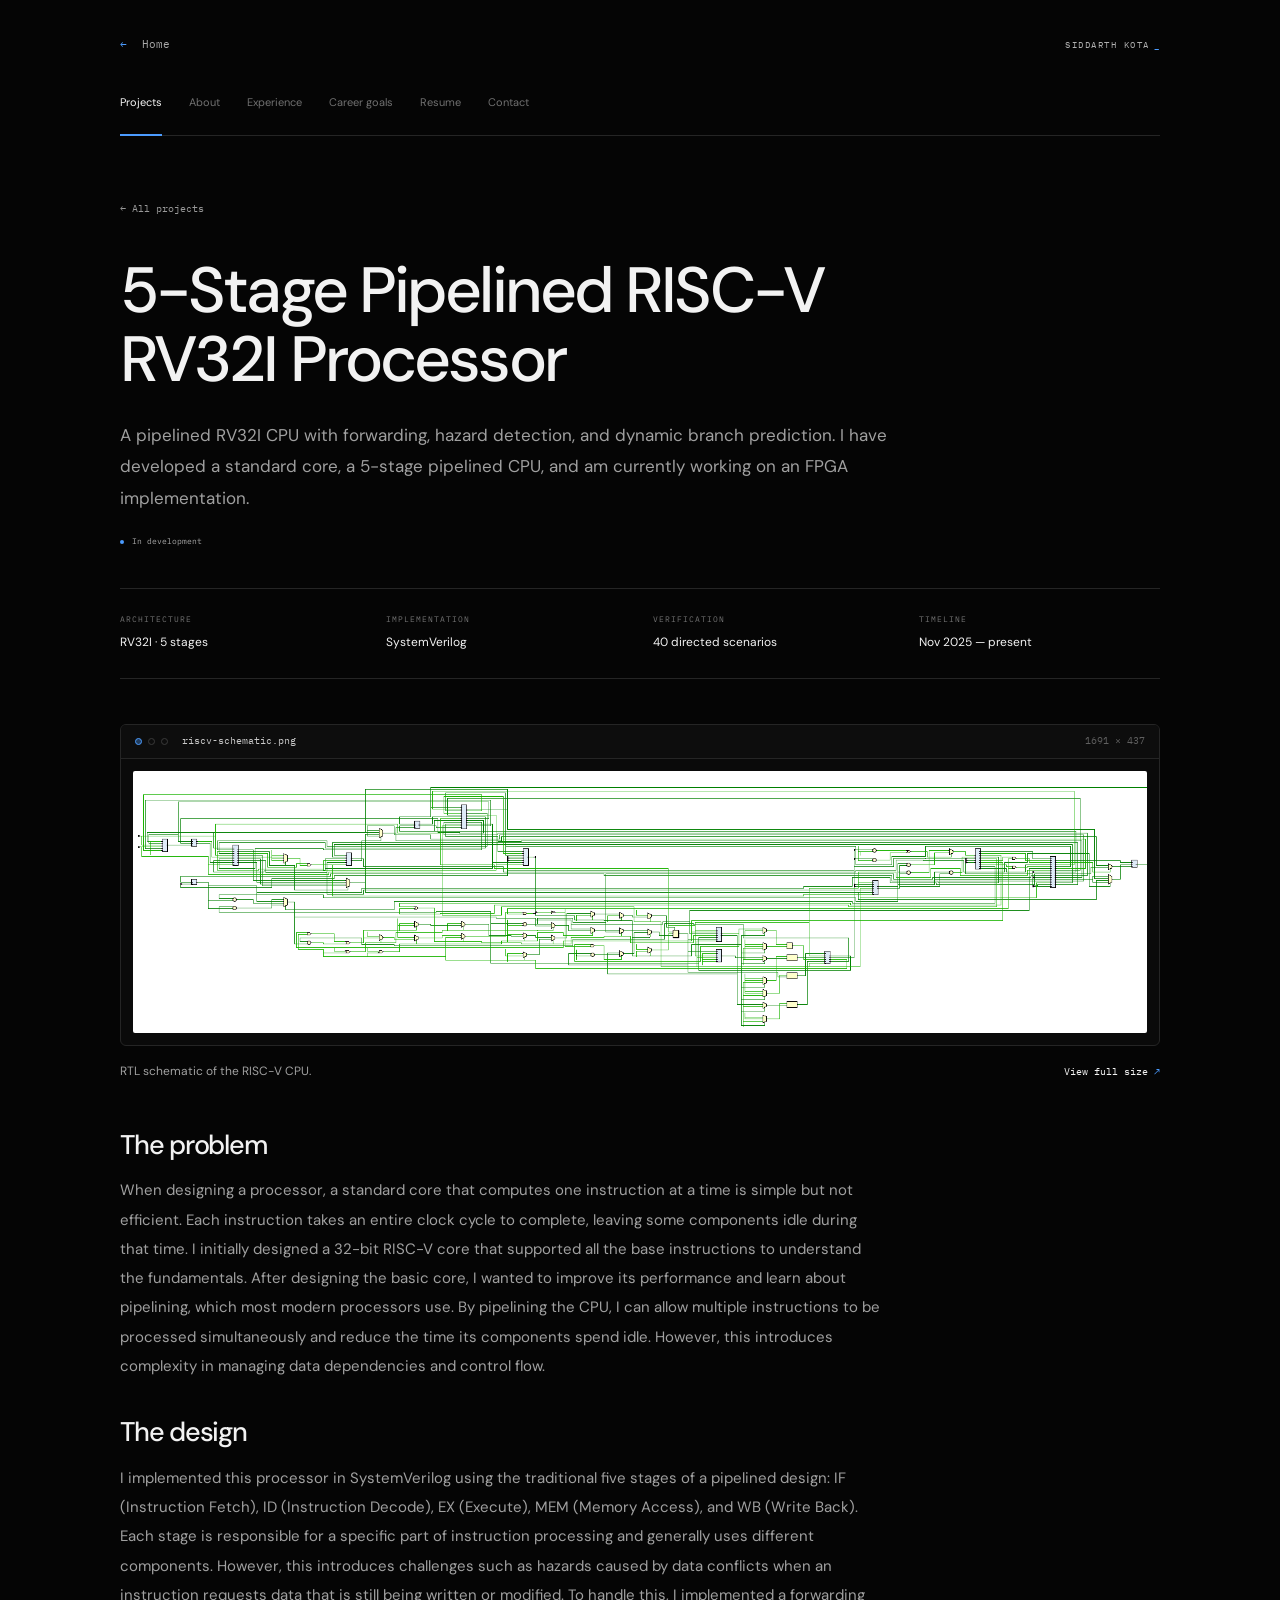
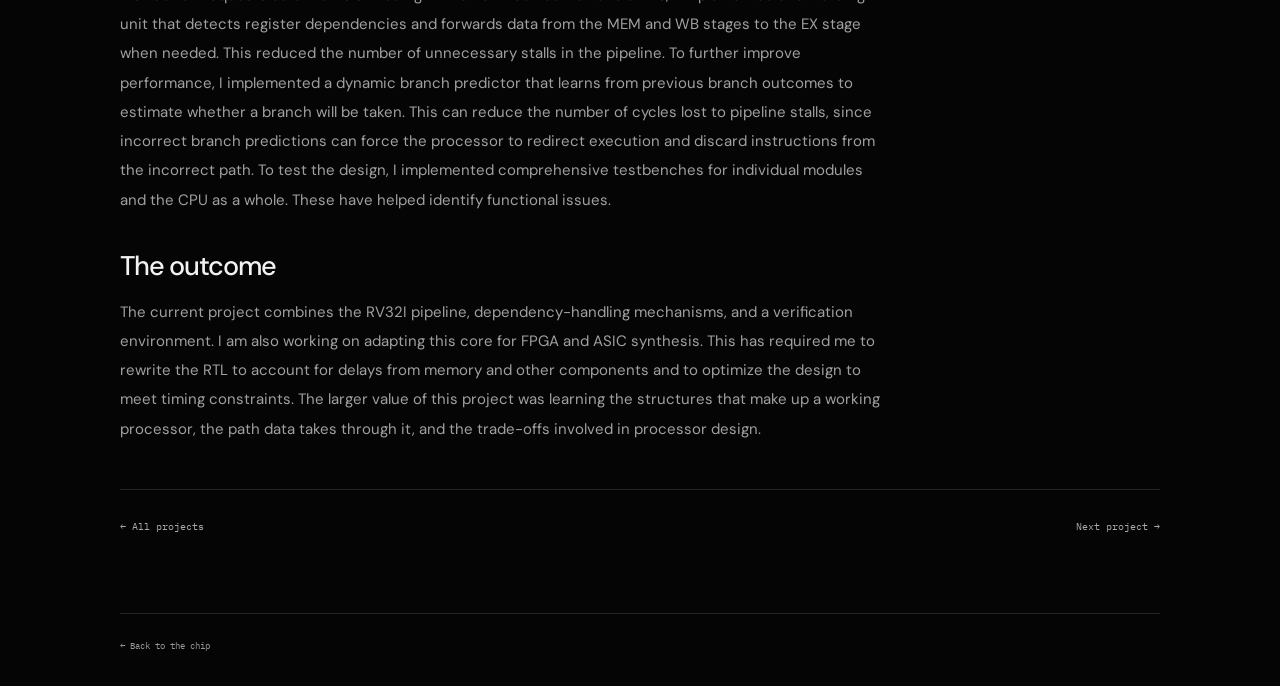
<file: projects/riscv.html>
<!doctype html>
<html lang="en">
  <head>
    <meta charset="utf-8">
    <meta name="viewport" content="width=device-width, initial-scale=1">
    <meta name="theme-color" content="#050505">
    <script>(function(d){if(window.matchMedia&&matchMedia('(prefers-reduced-motion: reduce)').matches)return;d.classList.add('motion');setTimeout(function(){if(!d.classList.contains('motion-ready'))d.classList.remove('motion','intro-pending')},2500)})(document.documentElement)</script>
    <title>5-stage pipelined RISC-V RV32I processor — Siddarth Kota</title>
    <meta name="description" content="Siddarth Kota, Georgia Tech computer engineering student. RTL design, verification, processors, and AI accelerators.">
    <link rel="icon" href="../assets/favicon.svg" type="image/svg+xml">
    <link rel="stylesheet" href="../style.css?v=12">
    <script src="../app.js?v=12" defer>
    </script>
  </head>
  <body class="detail-page">
    <a class="skip-link" href="#content">Skip to content</a>
    <header class="detail-header">
      <a class="back-home" href="../index.html">
        <span aria-hidden="true">←</span> Home</a>
      <a class="small-name" href="../index.html">SIDDARTH KOTA<span aria-hidden="true">_</span>
      </a>
    </header>
    <nav class="detail-nav" aria-label="Portfolio sections">
      <a href="../work.html" aria-current="page">Projects</a>
      <a href="../about.html">About</a>
      <a href="../experience.html">Experience</a>
      <a href="../roadmap.html">Career goals</a>
      <a href="../resume.html">Resume</a>
      <a href="../contact.html">Contact</a>
    </nav>
    <main id="content" class="content-shell">
      <article class="case-study">
        <a class="back-link" href="../work.html">← All projects</a>
        <header class="project-heading">
          <h1>5-Stage Pipelined RISC-V RV32I Processor</h1>
          <p class="lede">A pipelined RV32I CPU with forwarding, hazard detection, and dynamic branch prediction. I have developed a standard core, a 5-stage pipelined CPU, and am currently working on an FPGA implementation.</p>
          <span class="text-status">In development</span>
        </header>
        <dl class="project-facts">
          <div>
            <dt>ARCHITECTURE</dt>
            <dd>RV32I · 5 stages</dd>
          </div>
          <div>
            <dt>IMPLEMENTATION</dt>
            <dd>SystemVerilog</dd>
          </div>
          <div>
            <dt>VERIFICATION</dt>
            <dd>40 directed scenarios</dd>
          </div>
          <div>
            <dt>TIMELINE</dt>
            <dd>Nov 2025 — present</dd>
          </div>
        </dl>
        <figure class="project-figure" aria-labelledby="riscv-image-caption">
          <div class="project-image-frame">
            <div class="window-bar" aria-hidden="true">
              <span class="window-lights"><i></i><i></i><i></i></span>
              <span class="window-name">riscv-schematic.png</span>
              <span class="window-size">1691 × 437</span>
            </div>
            <img src="../assets/riscv-schematic.png" width="1691" height="437" loading="lazy" decoding="async" alt="RISC-V CPU schematic with logic blocks connected by green signal traces.">
          </div>
          <figcaption id="riscv-image-caption">
            <span>RTL schematic of the RISC-V CPU.</span>
            <a href="../assets/riscv-schematic.png" target="_blank" rel="noopener">View full size <span aria-hidden="true">↗</span></a>
          </figcaption>
        </figure>
        <div class="case-copy">
          <section>
            <h2>The problem</h2>
            <p>When designing a processor, a standard core that computes one instruction at a time is simple but not efficient. Each instruction takes an entire clock cycle to complete, leaving some components idle during that time. I initially designed a 32-bit RISC-V core that supported all the base instructions to understand the fundamentals. After designing the basic core, I wanted to improve its performance and learn about pipelining, which most modern processors use. By pipelining the CPU, I can allow multiple instructions to be processed simultaneously and reduce the time its components spend idle. However, this introduces complexity in managing data dependencies and control flow.</p>
          </section>
          <section>
            <h2>The design</h2>
            <p>I implemented this processor in SystemVerilog using the traditional five stages of a pipelined design: IF (Instruction Fetch), ID (Instruction Decode), EX (Execute), MEM (Memory Access), and WB (Write Back). Each stage is responsible for a specific part of instruction processing and generally uses different components. However, this introduces challenges such as hazards caused by data conflicts when an instruction requests data that is still being written or modified. To handle this, I implemented a forwarding unit that detects register dependencies and forwards data from the MEM and WB stages to the EX stage when needed. This reduced the number of unnecessary stalls in the pipeline. To further improve performance, I implemented a dynamic branch predictor that learns from previous branch outcomes to estimate whether a branch will be taken. This can reduce the number of cycles lost to pipeline stalls, since incorrect branch predictions can force the processor to redirect execution and discard instructions from the incorrect path. To test the design, I implemented comprehensive testbenches for individual modules and the CPU as a whole. These have helped identify functional issues.</p>
          </section>
          <section>
            <h2>The outcome</h2>
            <p>The current project combines the RV32I pipeline, dependency-handling mechanisms, and a verification environment. I am also working on adapting this core for FPGA and ASIC synthesis. This has required me to rewrite the RTL to account for delays from memory and other components and to optimize the design to meet timing constraints. The larger value of this project was learning the structures that make up a working processor, the path data takes through it, and the trade-offs involved in processor design.</p>
          </section>
        </div>
        <div class="case-next">
          <a href="../work.html">← All projects</a>
          <a href="audio.html">Next project →</a>
        </div>
      </article>
    </main>
    <footer class="detail-footer">
      <a href="../index.html">← Back to the chip</a>
    </footer>
  </body>
</html>
</file>
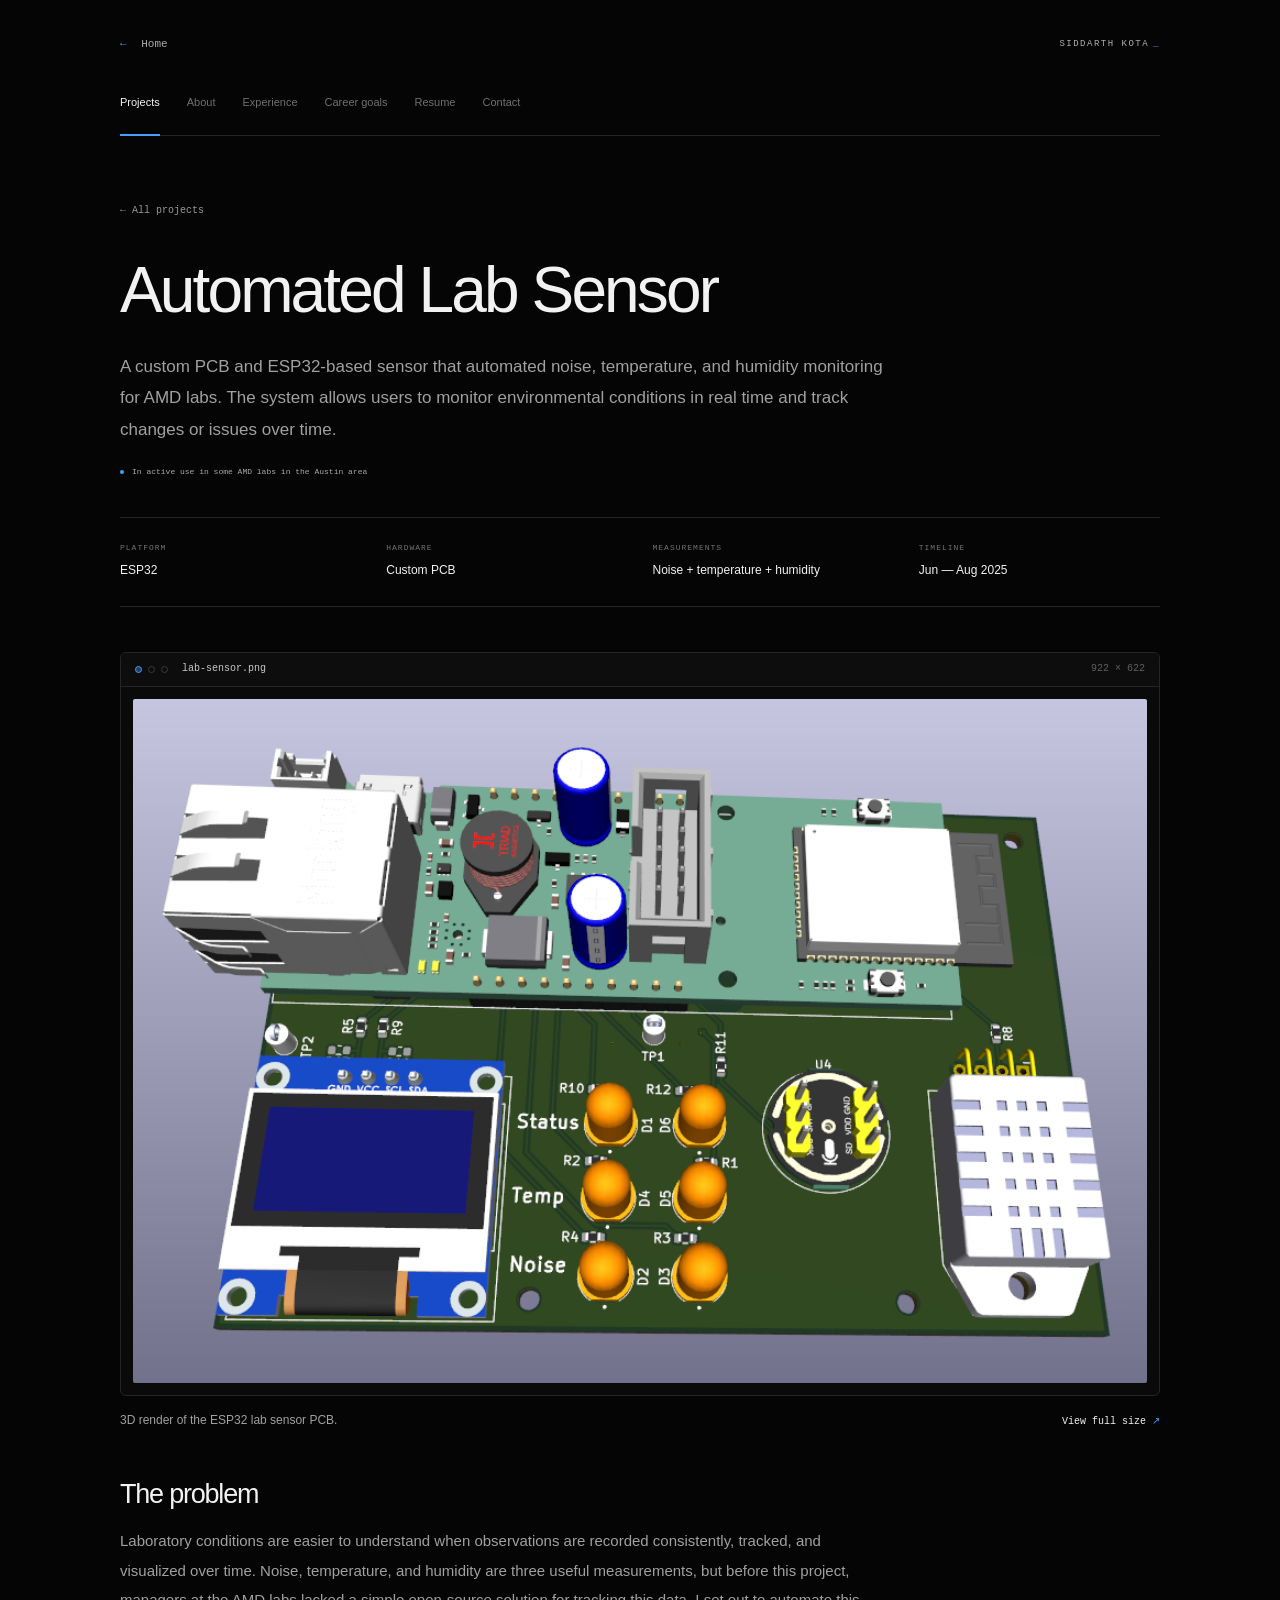
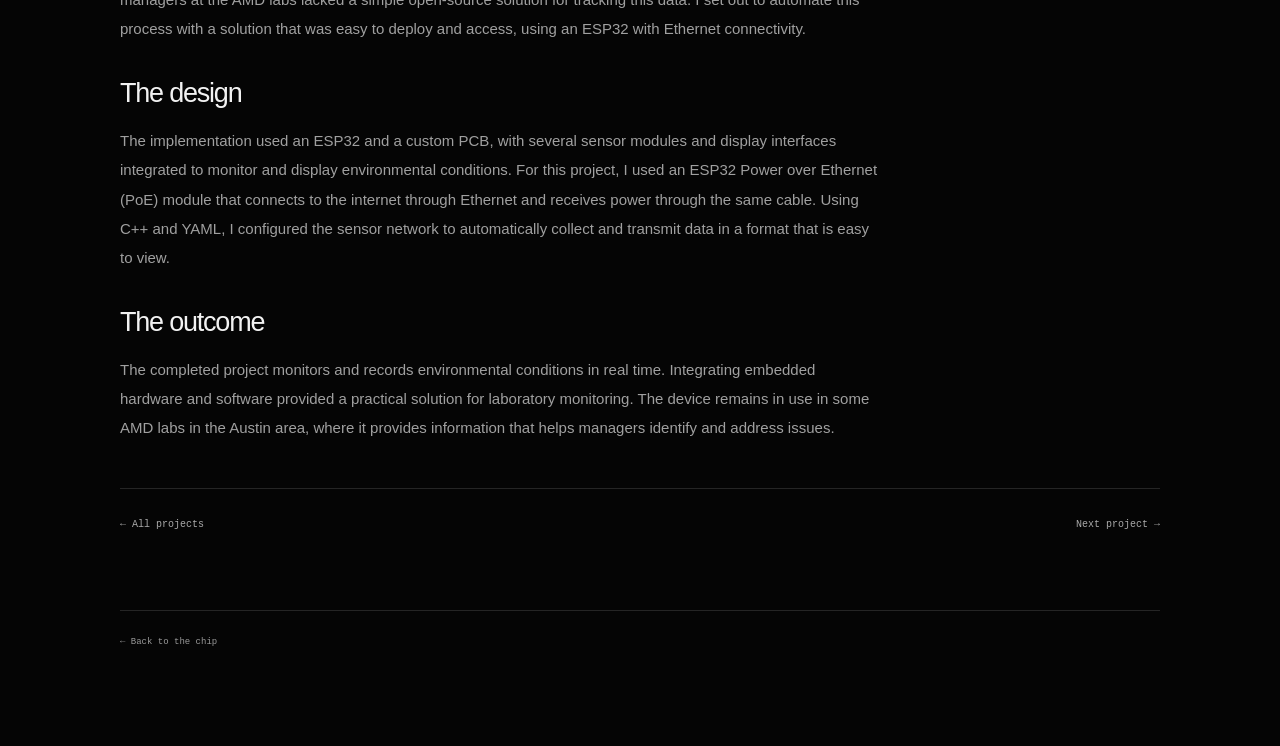
<file: projects/sensor.html>
<!doctype html>
<html lang="en">
  <head>
    <meta charset="utf-8">
    <meta name="viewport" content="width=device-width, initial-scale=1">
    <meta name="theme-color" content="#050505">
    <script>(function(d){if(window.matchMedia&&matchMedia('(prefers-reduced-motion: reduce)').matches)return;d.classList.add('motion');setTimeout(function(){if(!d.classList.contains('motion-ready'))d.classList.remove('motion','intro-pending')},2500)})(document.documentElement)</script>
    <title>Automated lab sensor — Siddarth Kota</title>
    <meta name="description" content="Siddarth Kota, Georgia Tech computer engineering student. RTL design, verification, processors, and AI accelerators.">
    <link rel="icon" href="../assets/favicon.svg" type="image/svg+xml">
    <link rel="stylesheet" href="../style.css?v=12">
    <script src="../app.js?v=12" defer>
    </script>
  </head>
  <body class="detail-page">
    <a class="skip-link" href="#content">Skip to content</a>
    <header class="detail-header">
      <a class="back-home" href="../index.html">
        <span aria-hidden="true">←</span> Home</a>
      <a class="small-name" href="../index.html">SIDDARTH KOTA<span aria-hidden="true">_</span>
      </a>
    </header>
    <nav class="detail-nav" aria-label="Portfolio sections">
      <a href="../work.html" aria-current="page">Projects</a>
      <a href="../about.html">About</a>
      <a href="../experience.html">Experience</a>
      <a href="../roadmap.html">Career goals</a>
      <a href="../resume.html">Resume</a>
      <a href="../contact.html">Contact</a>
    </nav>
    <main id="content" class="content-shell">
      <article class="case-study">
        <a class="back-link" href="../work.html">← All projects</a>
        <header class="project-heading">
          <h1>Automated Lab Sensor</h1>
          <p class="lede">A custom PCB and ESP32-based sensor that automated noise, temperature, and humidity monitoring for AMD labs. The system allows users to monitor environmental conditions in real time and track changes or issues over time.</p>
          <span class="text-status">In active use in some AMD labs in the Austin area</span>
        </header>
        <dl class="project-facts">
          <div>
            <dt>PLATFORM</dt>
            <dd>ESP32</dd>
          </div>
          <div>
            <dt>HARDWARE</dt>
            <dd>Custom PCB</dd>
          </div>
          <div>
            <dt>MEASUREMENTS</dt>
            <dd>Noise + temperature + humidity</dd>
          </div>
          <div>
            <dt>TIMELINE</dt>
            <dd>Jun — Aug 2025</dd>
          </div>
        </dl>
        <figure class="project-figure" aria-labelledby="sensor-image-caption">
          <div class="project-image-frame">
            <div class="window-bar" aria-hidden="true">
              <span class="window-lights"><i></i><i></i><i></i></span>
              <span class="window-name">lab-sensor.png</span>
              <span class="window-size">922 × 622</span>
            </div>
            <img src="../assets/lab-sensor.png" width="922" height="622" loading="lazy" decoding="async" alt="3D rendering of the ESP32 lab sensor PCB with its display, indicator LEDs, and sensor components.">
          </div>
          <figcaption id="sensor-image-caption">
            <span>3D render of the ESP32 lab sensor PCB.</span>
            <a href="../assets/lab-sensor.png" target="_blank" rel="noopener">View full size <span aria-hidden="true">↗</span></a>
          </figcaption>
        </figure>
        <div class="case-copy">
          <section>
            <h2>The problem</h2>
            <p>Laboratory conditions are easier to understand when observations are recorded consistently, tracked, and visualized over time. Noise, temperature, and humidity are three useful measurements, but before this project, managers at the AMD labs lacked a simple open-source solution for tracking this data. I set out to automate this process with a solution that was easy to deploy and access, using an ESP32 with Ethernet connectivity.</p>
          </section>
          <section>
            <h2>The design</h2>
            <p>The implementation used an ESP32 and a custom PCB, with several sensor modules and display interfaces integrated to monitor and display environmental conditions. For this project, I used an ESP32 Power over Ethernet (PoE) module that connects to the internet through Ethernet and receives power through the same cable. Using C++ and YAML, I configured the sensor network to automatically collect and transmit data in a format that is easy to view.</p>
          </section>
          <section>
            <h2>The outcome</h2>
            <p>The completed project monitors and records environmental conditions in real time. Integrating embedded hardware and software provided a practical solution for laboratory monitoring. The device remains in use in some AMD labs in the Austin area, where it provides information that helps managers identify and address issues.</p>
          </section>
        </div>
        <div class="case-next">
          <a href="../work.html">← All projects</a>
          <a href="riscv.html">Next project →</a>
        </div>
      </article>
    </main>
    <footer class="detail-footer">
      <a href="../index.html">← Back to the chip</a>
    </footer>
  </body>
</html>
</file>
<file: style.css>
@import url('assets/fonts.css');
@view-transition{
  navigation:auto
}
::view-transition-group(*){
  animation-duration:.36s;
  animation-timing-function:cubic-bezier(.22,.7,.2,1)
}
::view-transition-old(root){
  animation:page-out .28s ease both
}
::view-transition-new(root){
  animation:page-in .36s cubic-bezier(.22,.7,.2,1) both
}
@keyframes page-out{
  from{opacity:1;transform:translateY(0)}
  to{opacity:0;transform:translateY(-8px)}
}
@keyframes page-in{
  from{opacity:0}
  to{opacity:1}
}
:root{
  --bg:#050505;
  --text:#f2f2f2;
  --muted:#a0a0a0;
  --dim:#707070;
  --line:#252525;
  --blue:#4c9cff;
  --sans:'DM Sans',Arial,sans-serif;
  --mono:'IBM Plex Mono',monospace;
  color-scheme:dark
}
*{
  box-sizing:border-box
}
html,body{
  margin:0;
  min-height:100%;
  background:var(--bg);
  color:var(--text)
}
body{
  font:15px/1.8 var(--sans);
  -webkit-font-smoothing:antialiased;
  transition:opacity .18s ease-out
}
body.is-leaving{
  opacity:0;
  pointer-events:none
}
.home-layout,.content-shell{
  animation:page-arrive .42s cubic-bezier(.2,.7,.2,1)
}
.native-transitions .home-layout,.native-transitions .content-shell{
  animation:none
}
.detail-header{
  view-transition-name:site-header
}
.detail-nav{
  view-transition-name:section-navigation
}
.detail-footer{
  view-transition-name:site-footer
}
@keyframes page-arrive{
  from{opacity:0;translate:0 8px}
  to{opacity:1;translate:0 0}
}
a{
  color:inherit;
  text-decoration:none
}
button{
  font:inherit;
  color:inherit;
  cursor:pointer
}
a,button{
  -webkit-tap-highlight-color:transparent
}
/* After a page change, focus moves to the new page's heading so screen
   readers announce it. The heading is not interactive, so no outline. */
[tabindex="-1"]:focus,[tabindex="-1"]:focus-visible{
  outline:none
}
a:focus-visible,button:focus-visible{
  outline:2px solid var(--blue);
  outline-offset:7px
}
::selection{
  background:#215994;
  color:#fff
}
h1,h2,h3,p{
  margin:0
}
h1,h2,h3{
  font-weight:500;
  line-height:1.1;
  letter-spacing:-.045em
}
p+p{
  margin-top:18px
}
button{
  border:0;
  background:none
}
.skip-link{
  position:fixed;
  left:20px;
  top:-100px;
  padding:10px 15px;
  background:#fff;
  color:#000;
  z-index:100
}
.skip-link:focus{
  top:16px
}
.sr-only{
  position:absolute;
  width:1px;
  height:1px;
  padding:0;
  margin:-1px;
  overflow:hidden;
  clip:rect(0,0,0,0);
  white-space:nowrap;
  border:0
}
.eyebrow,.mono{
  font:9px/1.7 var(--mono);
  letter-spacing:1.5px;
  color:var(--dim)
}
.eyebrow{
  margin-bottom:18px
}
.home{
  height:100vh;
  height:100svh;
  min-height:0;
  overflow:hidden;
  display:flex;
  flex-direction:column;
  padding-block:clamp(16px,3svh,40px)
}
.home-layout{
  position:relative;
  isolation:isolate;
  display:flex;
  flex-direction:column;
  justify-content:center;
  flex:1;
  min-height:0;
  width:100%;
  max-width:1920px;
  padding-block:16px;
  align-self:center
}
.home-intro{
  position:relative;
  z-index:1;
  flex-shrink:0;
  width:min(680px,calc(100% - 96px));
  margin:16px auto 0;
  padding:24px 28px;
  text-align:center;
  color:var(--muted);
  border-radius:3px
}
#personal-bio{
  margin:0;
  font-size:14px;
  line-height:1.8;
  text-wrap:balance
}
.chip-stage{
  position:relative;
  z-index:1;
  flex:1;
  min-height:0;
  width:100%;
  max-width:none;
  align-self:center
}
#routing-layer{
  position:absolute;
  inset:0;
  width:100%;
  height:100%;
  overflow:visible;
  pointer-events:none;
  z-index:0
}
.intro-trace{
  fill:none;
  stroke:var(--blue);
  stroke-width:1.5;
  stroke-linejoin:round;
  opacity:.32;
  vector-effect:non-scaling-stroke
}
.intro-terminal{
  opacity:.5
}
.intro-terminal .via-ring{
  fill:var(--bg);
  stroke:var(--blue);
  stroke-width:1
}
.intro-terminal .via-drill{
  fill:var(--blue)
}
.route-mask{
  fill:none;
  stroke:#0e0e0e;
  stroke-width:6;
  stroke-linecap:round;
  stroke-linejoin:round;
  vector-effect:non-scaling-stroke
}
.route-line{
  fill:none;
  stroke:#2e2e2e;
  stroke-width:2;
  stroke-linecap:round;
  stroke-linejoin:round;
  vector-effect:non-scaling-stroke;
  transition:stroke .2s
}
.route-line.is-hovered{
  stroke:#676767
}
.route-line.is-selected{
  stroke:#3b4b60
}
.route-via .via-ring{
  fill:var(--bg);
  stroke:#4e4e4e;
  stroke-width:1;
  transition:stroke .2s
}
.route-via .via-drill{
  fill:#6a6a6a;
  transition:fill .2s
}
.route-line.is-hovered+.route-via .via-ring{
  stroke:#8a8a8a
}
.route-line.is-selected+.route-via .via-ring{
  stroke:var(--blue)
}
.route-line.is-selected+.route-via .via-drill{
  fill:var(--blue)
}
.ambient-dot{
  fill:#a3a3a3
}
.ambient-dot.packet-dot{
  fill:#9ccbff
}
.ambient-dot.packet-dot.trail{
  fill:var(--blue)
}
/* Bus traffic effects: a pin lighting as a packet passes, a via rippling. */
.pin-flash{
  stroke:var(--blue);
  stroke-width:2.5;
  stroke-linecap:round;
  filter:drop-shadow(0 0 3px #4c9cff)
}
.via-flash{
  fill:none;
  stroke:var(--blue);
  stroke-width:1.2;
  transform-box:fill-box;
  transform-origin:center
}
/* Low-power mode: traces and name dim slowly; waking snaps back. */
.route-line,.intro-trace,.chip-core h1{
  transition:stroke .2s,opacity .4s
}
.is-idle .route-line{
  stroke:#1c1c1c;
  transition:stroke 1.8s ease
}
.is-idle .intro-trace{
  opacity:.14;
  transition:opacity 1.8s ease
}
.is-idle .chip-core h1{
  opacity:.72;
  transition:opacity 1.8s ease
}
/* A short blue spark that runs along a divider line now and then. */
.divider-pulse{
  position:absolute;
  left:0;
  width:140px;
  height:1px;
  pointer-events:none;
  background:linear-gradient(90deg,transparent,var(--blue) 50%,transparent);
  box-shadow:0 0 6px #4c9cff88;
  will-change:transform,opacity
}
.ambient-dot.blue{
  fill:var(--blue)
}
.selected-dot{
  fill:#d8eaff;
  filter:drop-shadow(0 0 4px #4c9cff)
}
.selected-trail{
  fill:none;
  stroke:var(--blue);
  stroke-width:2.5;
  stroke-linecap:round;
  stroke-linejoin:round;
  vector-effect:non-scaling-stroke;
  filter:drop-shadow(0 0 3px #4c9cff66)
}
.chip-core{
  --seal:#1d1d1d;
  position:absolute;
  left:50%;
  top:50%;
  transform:translate(-50%,-50%);
  width:370px;
  height:278px;
  border:1px solid #292929;
  border-radius:3px;
  background:#090909;
  display:flex;
  flex-direction:column;
  align-items:center;
  justify-content:center;
  z-index:2;
  box-shadow:0 0 0 7px #050505,0 0 0 8px #111,inset 0 0 0 6px #090909,inset 0 0 0 7px var(--seal)
}
/* Pin-1 indicator, as etched into the corner of a real package. */
.pin-one{
  position:absolute;
  top:17px;
  left:17px;
  width:7px;
  height:7px;
  border-radius:50%;
  border:1px solid var(--blue);
  opacity:.75;
  pointer-events:none
}
.pin-one::after{
  content:'';
  position:absolute;
  inset:2px;
  border-radius:50%;
  background:var(--blue)
}
/* Layout-tool canvas: a faint placement grid that fades toward the edges.
   Labels, the chip ring and the intro panel use the page color, so the grid
   stops short of them like routing clearance. */
.home-layout::before{
  content:'';
  position:absolute;
  inset:0;
  z-index:-1;
  pointer-events:none;
  background-image:radial-gradient(circle,#ffffff17 1px,transparent 1.2px);
  background-size:24px 24px;
  background-position:center;
  -webkit-mask-image:radial-gradient(ellipse 75% 70% at 50% 48%,#000 30%,transparent 100%);
  mask-image:radial-gradient(ellipse 75% 70% at 50% 48%,#000 30%,transparent 100%)
}
.chip-core::before,.chip-core::after{
  content:'';
  position:absolute;
  width:8px;
  height:8px;
  pointer-events:none
}
.chip-core::before{
  top:-1px;
  left:-1px;
  border-top:1px solid #8c8c8c;
  border-left:1px solid #8c8c8c
}
.chip-core::after{
  bottom:-1px;
  right:-1px;
  border-bottom:1px solid #8c8c8c;
  border-right:1px solid #8c8c8c
}
.pin-bank{
  position:absolute;
  pointer-events:none
}
.pins-top,.pins-bottom{
  --pin-start:15px;
  --pin-end:17px;
  --pin-pitch:28px;
  width:66%;
  height:6px;
  left:17%;
  background:repeating-linear-gradient(to right,transparent 0,transparent var(--pin-start),#3c3c3c var(--pin-start),#3c3c3c var(--pin-end),transparent var(--pin-end),transparent var(--pin-pitch))
}
.pins-top{
  top:-14px
}
.pins-bottom{
  bottom:-14px
}
.pins-left,.pins-right{
  --pin-start:11px;
  --pin-end:13px;
  --pin-pitch:23px;
  height:64%;
  width:6px;
  top:18%;
  background:repeating-linear-gradient(to bottom,transparent 0,transparent var(--pin-start),#3c3c3c var(--pin-start),#3c3c3c var(--pin-end),transparent var(--pin-end),transparent var(--pin-pitch))
}
.pins-left{
  left:-14px
}
.pins-right{
  right:-14px
}
.core-kicker{
  display:flex;
  gap:8px;
  align-items:center;
  font:7px var(--mono);
  letter-spacing:2.1px;
  color:#858585;
  margin-bottom:19px
}
.status-dot{
  width:4px;
  height:4px;
  background:var(--blue);
  border-radius:50%;
  display:inline-block
}
.chip-core h1{
  font-size:64px;
  line-height:.95;
  letter-spacing:-3.8px;
  text-align:center;
  font-weight:500
}
.name-stop{
  color:#a3a3a3
}
.core-description{
  font-size:12px;
  letter-spacing:-.1px;
  color:#aaa;
  margin-top:18px
}
.core-fields{
  font:6px var(--mono);
  letter-spacing:1.8px;
  color:#656565;
  margin-top:13px
}
.chip-menu{
  position:absolute;
  inset:0;
  z-index:3;
  pointer-events:none
}
.port{
  position:absolute;
  transform:translate(-50%,-50%);
  display:flex;
  flex-direction:column;
  align-items:flex-start;
  pointer-events:auto;
  padding:12px 14px;
  white-space:nowrap
}
.port strong{
  font-size:clamp(24px,1.8vw,30px);
  font-weight:400;
  letter-spacing:-.6px;
  line-height:1.25;
  transition:color .2s
}
.port-arrow{
  display:inline-block;
  font-size:13px;
  vertical-align:middle;
  margin-left:12px;
  opacity:0;
  transform:translate(-3px,3px);
  transition:opacity .2s,transform .2s
}
.port:hover strong,.port:focus-visible strong,.port.is-selected strong{
  color:var(--blue)
}
.port:hover .port-arrow,.port:focus-visible .port-arrow,.port.is-selected .port-arrow{
  opacity:1;
  transform:translate(0,0)
}
.port-work,.port-about,.port-experience{
  left:clamp(100px,12%,240px)
}
.port-roadmap,.port-resume,.port-contact{
  left:calc(100% - clamp(100px,12%,240px))
}
.port-work,.port-roadmap{
  top:14%
}
.port-about,.port-resume{
  top:50%
}
.port-experience,.port-contact{
  top:86%
}
.port{
  align-items:center
}
.is-routing .port:not(.is-selected){
  opacity:.45
}
.port{
  transition:opacity .3s ease
}
.is-routing .chip-core{
  border-color:#414b5a
}
.is-routing .core-kicker{
  color:#b6b6b6
}
/* The content lives on focused pages. The chip homepage stays one screen. */
.detail-header{
  height:88px;
  max-width:1120px;
  margin:auto;
  padding:0 40px;
  display:flex;
  align-items:center;
  justify-content:space-between
}
.back-home{
  font:11px var(--mono);
  color:#aaa
}
.back-home span{
  margin-right:8px;
  color:var(--blue)
}
.back-home:hover{
  color:#fff
}
.small-name{
  font:9px var(--mono);
  letter-spacing:1.5px;
  color:#b0b0b0
}
.small-name span{
  color:var(--blue);
  margin-left:4px
}
.detail-nav{
  position:relative;
  max-width:1040px;
  margin:0 auto;
  display:flex;
  gap:27px;
  padding:5px 0 22px;
  border-bottom:1px solid var(--line);
  font-size:11px;
  color:var(--dim)
}
.detail-nav a{
  position:relative
}
.detail-nav a:hover{
  color:#fff
}
.detail-nav a[aria-current]{
  color:#f5f5f5
}
.detail-nav a[aria-current]::after{
  content:'';
  position:absolute;
  bottom:-23px;
  height:2px;
  left:0;
  right:0;
  background:var(--blue)
}
.content-shell{
  max-width:1040px;
  margin:0 auto;
  padding:58px 0 80px
}
.section-heading{
  display:flex;
  justify-content:space-between;
  align-items:flex-end;
  gap:35px;
  margin-bottom:48px
}
.section-heading .eyebrow{
  margin-bottom:16px
}
.section-heading h1{
  font-size:clamp(38px,5vw,64px);
  max-width:800px
}
.centered-heading{
  justify-content:center;
  text-align:center
}
.section-heading>p{
  font-size:11px;
  color:var(--dim);
  line-height:1.8;
  max-width:190px;
  flex-shrink:0
}
.section-heading h1 .period{
  color:#f2f2f2
}
.project-grid{
  display:flex;
  flex-direction:column
}
.project-card{
  display:block;
  border-top:1px solid var(--line);
  padding:34px 0 36px
}
.project-body{
  max-width:810px
}
.project-meta{
  font:8px var(--mono);
  letter-spacing:1.2px;
  color:#777;
  margin-bottom:15px
}
.project-body h3{
  font-size:31px;
  display:flex;
  align-items:center;
  gap:20px;
  margin-bottom:18px;
  transition:color .2s
}
.project-body h3 span{
  font-size:19px;
  color:#888;
  transition:color .2s,transform .2s
}
.project-card:hover h3 span{
  color:var(--blue);
  transform:translate(3px,-3px)
}
.project-body>p:not(.project-meta){
  font-size:14px;
  max-width:700px;
  color:var(--muted);
  line-height:1.9
}
.project-footer{
  display:flex;
  justify-content:space-between;
  align-items:center;
  gap:15px;
  font:8px/1.8 var(--mono);
  color:var(--dim);
  margin-top:21px
}
.project-footer span:last-child{
  color:#c6c6c6
}
.project-card:hover .project-footer span:last-child{
  color:var(--blue)
}
.experience-list{
  border-top:1px solid var(--line)
}
.experience-row{
  padding:38px 0 42px;
  border-bottom:1px solid var(--line);
  display:grid;
  grid-template-columns:1fr 1.6fr;
  gap:55px
}
.experience-row:last-child{
  border-bottom:0;
  padding-bottom:0
}
.experience-identity .mono{
  font-size:8px;
  margin-bottom:20px
}
.experience-identity h3{
  font-size:29px;
  margin-bottom:12px;
  display:flex;
  gap:15px;
  align-items:center
}
.experience-identity h3 span{
  font-size:16px;
  color:#999
}
.experience-identity>p:not(.mono){
  font-size:11px;
  color:#d2d2d2
}
.location{
  display:block;
  font:9px var(--mono);
  color:var(--dim);
  margin-top:8px
}
.experience-copy p{
  font-size:14px;
  line-height:1.95;
  color:var(--muted)
}
.tags{
  display:flex;
  gap:9px;
  flex-wrap:wrap;
  margin-top:24px
}
.tags span{
  border:1px solid #303030;
  padding:3px 8px;
  font:8px/1.8 var(--mono);
  color:#aaa
}
.about-grid{
  display:grid;
  grid-template-columns:1fr 1.2fr;
  gap:75px
}
.about-statement>p{
  font-size:34px;
  line-height:1.3;
  letter-spacing:-.9px;
  max-width:350px
}
/* Portrait framed like the homepage chip: dark package with corner marks. */
.portrait{
  position:relative;
  max-width:300px;
  margin:0 0 36px;
  padding:8px;
  border:1px solid #292929;
  border-radius:3px;
  background:#090909
}
.portrait::before,.portrait::after{
  content:'';
  position:absolute;
  width:8px;
  height:8px;
  pointer-events:none
}
.portrait::before{
  top:-1px;
  left:-1px;
  border-top:1px solid #8c8c8c;
  border-left:1px solid #8c8c8c
}
.portrait::after{
  bottom:-1px;
  right:-1px;
  border-bottom:1px solid #8c8c8c;
  border-right:1px solid #8c8c8c
}
.portrait img{
  display:block;
  width:100%;
  height:auto;
  border-radius:2px
}
.project-figure.experience-figure{
  margin:26px 0 0
}
.portrait.experience-photo{
  max-width:none;
  margin:26px 0 0
}
.education-note{
  display:flex;
  align-items:center;
  gap:14px;
  margin-top:34px
}
.mini-chip{
  border:1px solid #444;
  width:40px;
  height:40px;
  display:grid;
  place-items:center;
  font:14px var(--mono);
  flex-shrink:0
}
.education-note strong{
  font-size:11px;
  font-weight:500;
  display:block
}
.education-note span:not(.mini-chip){
  font:8px/1.9 var(--mono);
  display:block;
  color:var(--muted)
}
.about-copy p{
  font-size:14px;
  line-height:1.95;
  color:var(--muted)
}
.skills-row{
  border-top:1px solid var(--line);
  margin-top:55px;
  padding-top:30px
}
.skills-heading{
  font-size:24px;
  margin-bottom:26px
}
.skill-groups{
  display:grid;
  grid-template-columns:1fr 1fr 1fr;
  gap:35px
}
.skill-groups h3{
  font-size:16px;
  letter-spacing:-.2px;
  margin-bottom:12px
}
.skill-groups p{
  font-size:12px;
  line-height:1.9;
  color:var(--muted)
}
.career-copy{
  max-width:760px;
  margin-inline:auto;
  border-top:1px solid var(--line);
  padding-top:30px;
  font-size:16px;
  color:var(--muted);
  line-height:2
}
.resume-heading{
  display:flex;
  flex-wrap:wrap;
  align-items:center;
  justify-content:space-between;
  gap:14px;
  margin-bottom:30px
}
.resume-heading h1{
  font-size:clamp(38px,5vw,64px)
}
.resume-preview{
  display:block;
  width:100%;
  height:80svh;
  min-height:500px;
  border:1px solid var(--line);
  border-radius:4px;
  background:#141414
}
.resume-fallback{
  margin-top:14px;
  font:10px/1.8 var(--mono);
  color:var(--dim)
}
.resume-fallback a{
  color:#c9c9c9;
  transition:color .2s
}
.resume-fallback a:hover,.resume-fallback a span{
  color:var(--blue)
}
.resume-preview p{
  padding:24px;
  color:var(--muted)
}
.resume-preview p a{
  color:var(--blue);
  text-decoration:underline
}
.button{
  display:inline-flex;
  align-items:center;
  gap:30px;
  font-size:12px;
  border:1px solid #454545;
  padding:13px 19px;
  transition:border-color .2s,background .2s
}
.button:hover{
  border-color:var(--blue)
}
.button.primary{
  background:#eee;
  color:#050505;
  border-color:#eee
}
.button.primary:hover{
  background:#fff
}
.button.secondary span{
  color:var(--blue)
}
.contact-section{
  padding:8px 0 30px
}
.contact-section h1{
  font-size:clamp(38px,5vw,64px);
  line-height:1.05
}
.contact-section h1 em{
  font-style:normal;
  color:#fff
}
.contact-email{
  display:inline-block;
  margin-top:38px;
  border-bottom:1px solid #555;
  padding-bottom:8px;
  font-size:27px;
  letter-spacing:-.6px
}
.contact-email span{
  color:var(--blue);
  margin-left:10px
}
.contact-links{
  display:flex;
  flex-wrap:wrap;
  gap:30px;
  margin-top:25px;
  font-size:24px;
  color:var(--muted)
}
.contact-links a{
  padding-block:8px;
  transition:color .25s ease
}
.contact-links a:hover{
  color:var(--blue)
}
.detail-footer{
  max-width:1040px;
  margin:0 auto;
  border-top:1px solid var(--line);
  padding:26px 0 35px;
  display:flex;
  justify-content:space-between;
  font:9px var(--mono);
  color:#999
}
.detail-footer a:hover{
  color:#fff
}
.back-link{
  font:10px var(--mono);
  color:#999
}
.back-link:hover{
  color:var(--blue)
}
.project-heading{
  padding:35px 0 0
}
.project-heading h1{
  font-size:clamp(40px,5vw,66px);
  max-width:850px;
  margin-bottom:26px;
  line-height:1.08
}
.project-heading .lede{
  max-width:780px;
  font-size:17px;
  line-height:1.85;
  color:var(--muted)
}
.project-heading .eyebrow{
  font-size:8px
}
.text-status{
  display:inline-block;
  margin-top:22px;
  font:8px var(--mono);
  color:#aaa
}
.text-status::before{
  content:'';
  width:4px;
  height:4px;
  background:var(--blue);
  display:inline-block;
  margin-right:8px;
  border-radius:50%;
  vertical-align:middle
}
.project-facts{
  display:grid;
  grid-template-columns:repeat(4,1fr);
  border-block:1px solid var(--line);
  gap:25px;
  padding:25px 0;
  margin:35px 0 45px
}
.project-facts dt{
  font:8px var(--mono);
  letter-spacing:1px;
  color:#737373;
  margin-bottom:8px
}
.project-facts dd{
  margin:0;
  font-size:12px;
  line-height:1.7
}
.project-figure{
  margin:0 0 44px
}
.project-image-frame{
  border:1px solid var(--line);
  border-radius:6px;
  background:#0a0a0a;
  overflow:hidden;
  transition:border-color .25s
}
.project-image-frame:hover,.project-image-frame:focus-within{
  border-color:#3a3a3a
}
/* Title bar styled like an EDA tool window: filename and pixel size. */
.window-bar{
  display:flex;
  align-items:center;
  gap:14px;
  height:34px;
  padding:0 14px;
  border-bottom:1px solid var(--line);
  background:#0d0d0d;
  font:10px/1.6 var(--mono);
  color:#8a8a8a
}
.window-lights{
  display:flex;
  gap:6px
}
.window-lights i{
  width:7px;
  height:7px;
  border-radius:50%;
  border:1px solid #3a3a3a
}
.window-lights i:first-child{
  border-color:var(--blue);
  background:#4c9cff55
}
.window-name{
  color:#c9c9c9;
  overflow:hidden;
  text-overflow:ellipsis;
  white-space:nowrap
}
.window-size{
  margin-left:auto;
  color:#5f5f5f;
  white-space:nowrap
}
.project-image-frame img{
  display:block;
  width:calc(100% - 24px);
  height:auto;
  margin:12px;
  border-radius:2px;
  background:#fff;
  cursor:zoom-in;
  transition:transform .5s cubic-bezier(.16,1,.3,1)
}
.project-image-frame:hover img{
  transform:scale(1.008)
}
.project-image-frame img:focus-visible{
  outline:2px solid var(--blue);
  outline-offset:4px
}
.image-viewer{
  width:min(1400px,calc(100vw - 48px));
  max-width:none;
  max-height:calc(100svh - 48px);
  padding:0;
  border:1px solid #303030;
  border-radius:8px;
  background:#0a0a0a;
  color:var(--text);
  overflow:hidden
}
.image-viewer[open]{
  display:flex;
  flex-direction:column;
  animation:viewer-in .35s cubic-bezier(.16,1,.3,1)
}
.image-viewer::backdrop{
  background:#000000c4;
  backdrop-filter:blur(6px)
}
.image-viewer[open]::backdrop{
  animation:backdrop-in .3s ease
}
.viewer-bar{
  display:flex;
  align-items:center;
  justify-content:space-between;
  gap:20px;
  padding:10px 10px 10px 16px;
  border-bottom:1px solid var(--line);
  font:10px var(--mono);
  color:#c9c9c9
}
.viewer-close{
  font:10px var(--mono);
  color:#9a9a9a;
  padding:6px 8px;
  transition:color .2s
}
.viewer-close:hover{
  color:var(--blue)
}
.viewer-image{
  display:block;
  min-height:0;
  flex:1;
  width:100%;
  object-fit:contain;
  padding:16px;
  background:#0a0a0a
}
@keyframes viewer-in{
  from{opacity:0;scale:.97}
  to{opacity:1;scale:1}
}
@keyframes backdrop-in{
  from{opacity:0}
  to{opacity:1}
}
.project-figure figcaption{
  display:flex;
  flex-wrap:wrap;
  justify-content:space-between;
  align-items:baseline;
  gap:8px 20px;
  padding-top:12px;
  font-size:12px;
  line-height:1.6;
  color:var(--muted)
}
.project-figure figcaption a{
  padding-block:6px;
  font:10px/1.6 var(--mono);
  color:var(--text);
  white-space:nowrap;
  transition:color .2s
}
.project-figure figcaption a span,.project-figure figcaption a:hover{
  color:var(--blue)
}
.case-copy{
  max-width:760px
}
.case-copy section{
  margin-bottom:36px
}
.case-copy h2{
  font-size:27px;
  margin-bottom:17px
}
.case-copy p{
  font-size:15px;
  color:var(--muted);
  line-height:1.95
}
.case-next{
  border-top:1px solid var(--line);
  padding-top:30px;
  margin-top:45px;
  display:flex;
  justify-content:space-between;
  font:10px var(--mono);
  color:#aaa
}
.case-next a:hover{
  color:var(--blue)
}
/* Via reveal: the new page grows out of the clicked via as a circle (the
   clip-path is animated from app.js). Default page fades are switched off,
   and header/menu/footer join the page so the circle reveals them too. */
html[data-transition=reveal]::view-transition-old(root),
html[data-transition=reveal]::view-transition-new(root){
  animation:none;
  mix-blend-mode:normal
}
html[data-transition=reveal]::view-transition-old(root){
  transform-origin:center
}
.reveal-wave{
  position:fixed;
  inset:0;
  width:100%;
  height:100%;
  z-index:1000;
  pointer-events:none;
  overflow:visible;
  will-change:transform
}
.wave-edge{
  fill:none;
  stroke:var(--blue);
  stroke-width:2
}
.wave-glow{
  fill:none;
  stroke:var(--blue);
  stroke-width:10;
  opacity:.14
}
html[data-transition=reveal] .detail-header,
html[data-transition=reveal] .detail-nav,
html[data-transition=reveal] .detail-footer,
html[data-transition=reveal] .nav-indicator{
  view-transition-name:none
}
.nav-indicator{
  position:absolute;
  background:var(--blue);
  pointer-events:none;
  view-transition-name:nav-indicator
}
.detail-nav.has-indicator a[aria-current]::after{
  display:none
}
::view-transition-group(nav-indicator){
  animation-duration:.45s;
  animation-timing-function:cubic-bezier(.65,0,.35,1)
}
/* Motion: homepage intro and content reveals. Hidden states only apply
   while the html element carries .motion (set inline, removed for
   reduced motion or if app.js never loads). */
.motion:not(.motion-ready) .content-shell,
.intro-pending .chip-core,.intro-pending .port,.intro-pending .home-intro,.intro-pending #routing-layer{
  opacity:0
}
.name-line{
  display:block
}
.name-char{
  display:inline-block
}
.ambient-dot{
  transition:opacity .8s ease
}
.is-intro .ambient-dot{
  opacity:0;
  transition:none
}
.intro-pulse{
  fill:none;
  stroke:var(--blue);
  stroke-width:2.5;
  stroke-linecap:round;
  vector-effect:non-scaling-stroke;
  filter:drop-shadow(0 0 4px #4c9cff)
}
.reveal:not(.is-visible){
  opacity:0
}
.reveal.is-visible.instant,.reveal.instant .w>span{
  animation:none
}
.reveal.is-visible{
  animation:reveal-in .9s cubic-bezier(.16,1,.3,1) var(--d,0ms) backwards
}
.w{
  display:inline-block;
  overflow:hidden;
  vertical-align:top;
  padding:0 .05em .14em;
  margin:0 -.05em -.14em
}
.w>span{
  display:inline-block
}
.reveal:not(.is-visible) .w>span{
  translate:0 110%
}
.is-visible .w>span{
  animation:word-in 1.05s cubic-bezier(.16,1,.3,1) calc(var(--d,0ms) + var(--wi,0) * 60ms) backwards
}
@keyframes reveal-in{
  from{opacity:0;translate:0 22px}
  to{opacity:1;translate:0 0}
}
@keyframes word-in{
  from{translate:0 110%}
  to{translate:0 0}
}
@media(min-width:1600px){
  .chip-core{
    width:410px;
    height:300px
  }
  .chip-core h1{
    font-size:74px
  }
}
@media(max-width:1150px){
  .chip-core{
    width:320px;
    height:255px
  }
  .chip-core h1{
    font-size:59px
  }
  .port strong{
    font-size:22px
  }
  .detail-nav,.content-shell,.detail-footer{
    margin-inline:40px
  }
  .detail-header{
    padding-inline:40px
  }
  .about-grid{
    gap:40px
  }
  .experience-row{
    gap:35px;
    grid-template-columns:1fr 1.5fr
  }
  .project-facts{
    gap:20px
  }
}
@media(max-width:760px){
  .chip-core{
    width:240px;
    height:218px
  }
  .chip-core h1{
    font-size:55px;
    letter-spacing:-3px
  }
  .pin-one{
    top:13px;
    left:13px;
    width:6px;
    height:6px
  }
  .core-kicker{
    font-size:6px;
    letter-spacing:1.4px;
    margin-bottom:15px
  }
  .core-description{
    font-size:10px;
    margin-top:15px
  }
  .core-fields{
    font-size:5px;
    letter-spacing:1.2px;
    margin-top:11px
  }
  .port strong{
    font-size:18px;
    letter-spacing:-.4px
  }
  .port-arrow{
    font-size:10px;
    margin-left:7px
  }
  .port-work,.port-about,.port-experience{
    top:9%
  }
  .port-roadmap,.port-resume,.port-contact{
    top:91%
  }
  .port-work,.port-roadmap{
    left:17%
  }
  .port-about,.port-resume{
    left:50%
  }
  .port-experience,.port-contact{
    left:83%
  }
  .home-intro{
    width:min(580px,calc(100% - 56px));
    padding:18px 22px;
    margin-top:14px
  }
  #personal-bio{
    font-size:13px;
    line-height:1.7
  }
  .detail-header{
    height:72px;
    padding-inline:24px
  }
  .detail-nav{
    margin-inline:24px;
    gap:22px;
    flex-wrap:wrap;
    row-gap:15px;
    padding-bottom:18px;
    font-size:10px
  }
  .detail-nav a[aria-current]::after{
    bottom:-6px;
    height:1px
  }
  .content-shell{
    margin-inline:24px;
    padding-block:39px 50px
  }
  .section-heading{
    margin-bottom:34px
  }
  .section-heading h1{
    font-size:42px
  }
  .section-heading>p{
    display:none
  }
  .project-card{
    padding-block:28px
  }
  .project-body h3{
    font-size:27px;
    gap:13px
  }
  .project-body>p:not(.project-meta){
    font-size:13px
  }
  .project-meta{
    font-size:7px;
    letter-spacing:.7px
  }
  .project-footer{
    font-size:7px
  }
  .experience-row{
    grid-template-columns:1fr;
    gap:24px;
    padding-block:29px
  }
  .experience-identity h3{
    font-size:28px
  }
  .experience-identity .mono{
    margin-bottom:13px
  }
  .experience-copy p{
    font-size:13px
  }
  .about-grid{
    grid-template-columns:1fr;
    gap:34px
  }
  .about-statement>p{
    font-size:32px
  }
  .portrait{
    max-width:240px;
    margin-bottom:28px
  }
  .about-copy p{
    font-size:13px
  }
  .education-note{
    margin-top:25px
  }
  .skills-row{
    margin-top:35px
  }
  .skill-groups{
    grid-template-columns:1fr;
    gap:24px
  }
  .skill-groups h3{
    margin-bottom:8px
  }
  .button{
    font-size:11px;
    padding:12px 16px;
    gap:20px
  }
  .contact-section h1{
    font-size:38px
  }
  .contact-email{
    font-size:21px;
    letter-spacing:-.5px
  }
  .contact-links{
    gap:25px;
    font-size:21px
  }
  .detail-footer{
    margin-inline:24px;
    font-size:8px;
    gap:20px
  }
  .project-heading{
    padding-top:27px
  }
  .project-heading h1{
    font-size:43px
  }
  .project-heading .lede{
    font-size:15px
  }
  .project-facts{
    grid-template-columns:1fr 1fr;
    gap:22px 20px;
    margin-block:28px 35px
  }
  .project-facts dd{
    font-size:11px
  }
  .project-facts dt{
    font-size:7px;
    margin-bottom:5px
  }
  .project-figure{
    margin-bottom:32px
  }
  .project-image-frame{
    padding:6px
  }
  .project-figure figcaption{
    font-size:11px
  }
  .case-copy h2{
    font-size:25px
  }
  .case-copy p{
    font-size:14px
  }
  .case-next{
    font-size:9px
  }
}
@media(max-width:540px){
  .chip-core{
    width:214px;
    height:200px
  }
  .chip-core h1{
    font-size:50px
  }
  .core-kicker{
    margin-bottom:13px
  }
  .core-description{
    font-size:9px;
    margin-top:14px
  }
  .core-fields{
    font-size:5px
  }
  .port{
    padding:6px 7px
  }
  .port strong{
    font-size:15px
  }
  .port-arrow{
    font-size:9px;
    margin-left:5px;
    opacity:1;
    color:#888;
    transform:none
  }
  .pins-left,.pins-right{
    height:58%;
    top:21%
  }
  .pins-top,.pins-bottom{
    width:61%;
    left:19.5%
  }
}
@media(max-height:600px){
  .chip-core{
    height:180px;
    width:280px
  }
  .chip-core h1{
    font-size:49px;
    line-height:.94
  }
  .core-kicker{
    margin-bottom:10px;
    font-size:6px
  }
  .core-description{
    margin-top:12px;
    font-size:10px
  }
  .core-fields{
    margin-top:9px;
    font-size:5px
  }
  .port strong{
    font-size:17px
  }
  .home-intro{
    margin-top:12px;
    padding-block:18px
  }
  #personal-bio{
    font-size:12px;
    line-height:1.6
  }
}
@media(max-height:600px) and (max-width:540px){
  .chip-core{
    width:190px;
    height:174px
  }
  .chip-core h1{
    font-size:45px
  }
  .port strong{
    font-size:14px
  }
  .core-kicker{
    font-size:5px
  }
  .core-description{
    font-size:8px
  }
  .core-fields{
    font-size:4px
  }
}
@media(max-height:560px) and (max-width:760px){
  .chip-core{
    width:180px;
    height:120px
  }
  .chip-core h1{
    font-size:38px
  }
  .home-intro{
    padding:12px 18px
  }
  .port-work,.port-about,.port-experience{
    top:6%
  }
  .port-roadmap,.port-resume,.port-contact{
    top:94%
  }
}
@media(prefers-reduced-motion:reduce){
  @view-transition{
    navigation:none
  }
  ::view-transition-group(*),::view-transition-old(*),::view-transition-new(*){
    animation:none!important
  }
  *,*::before,*::after{
    animation:none!important;
    transition:none!important
  }
  html{
    scroll-behavior:auto
  }
}
</file>
